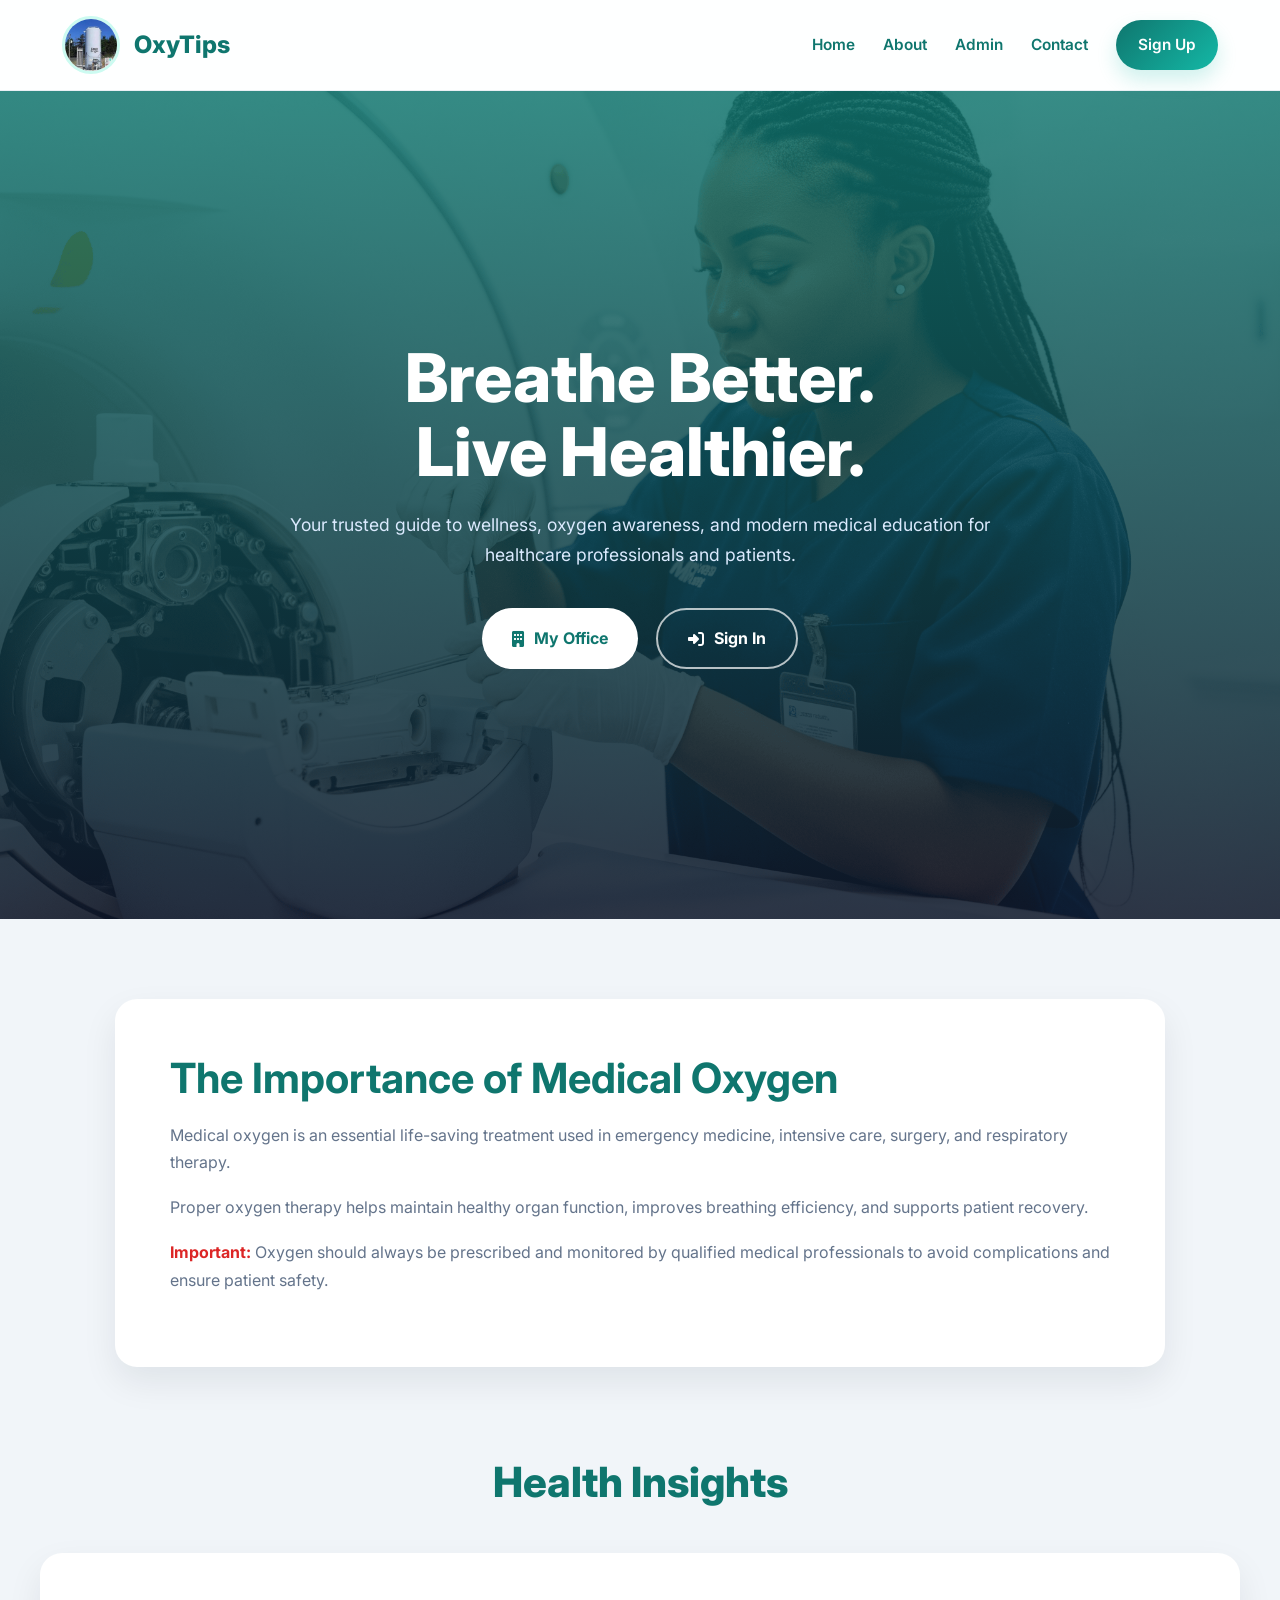
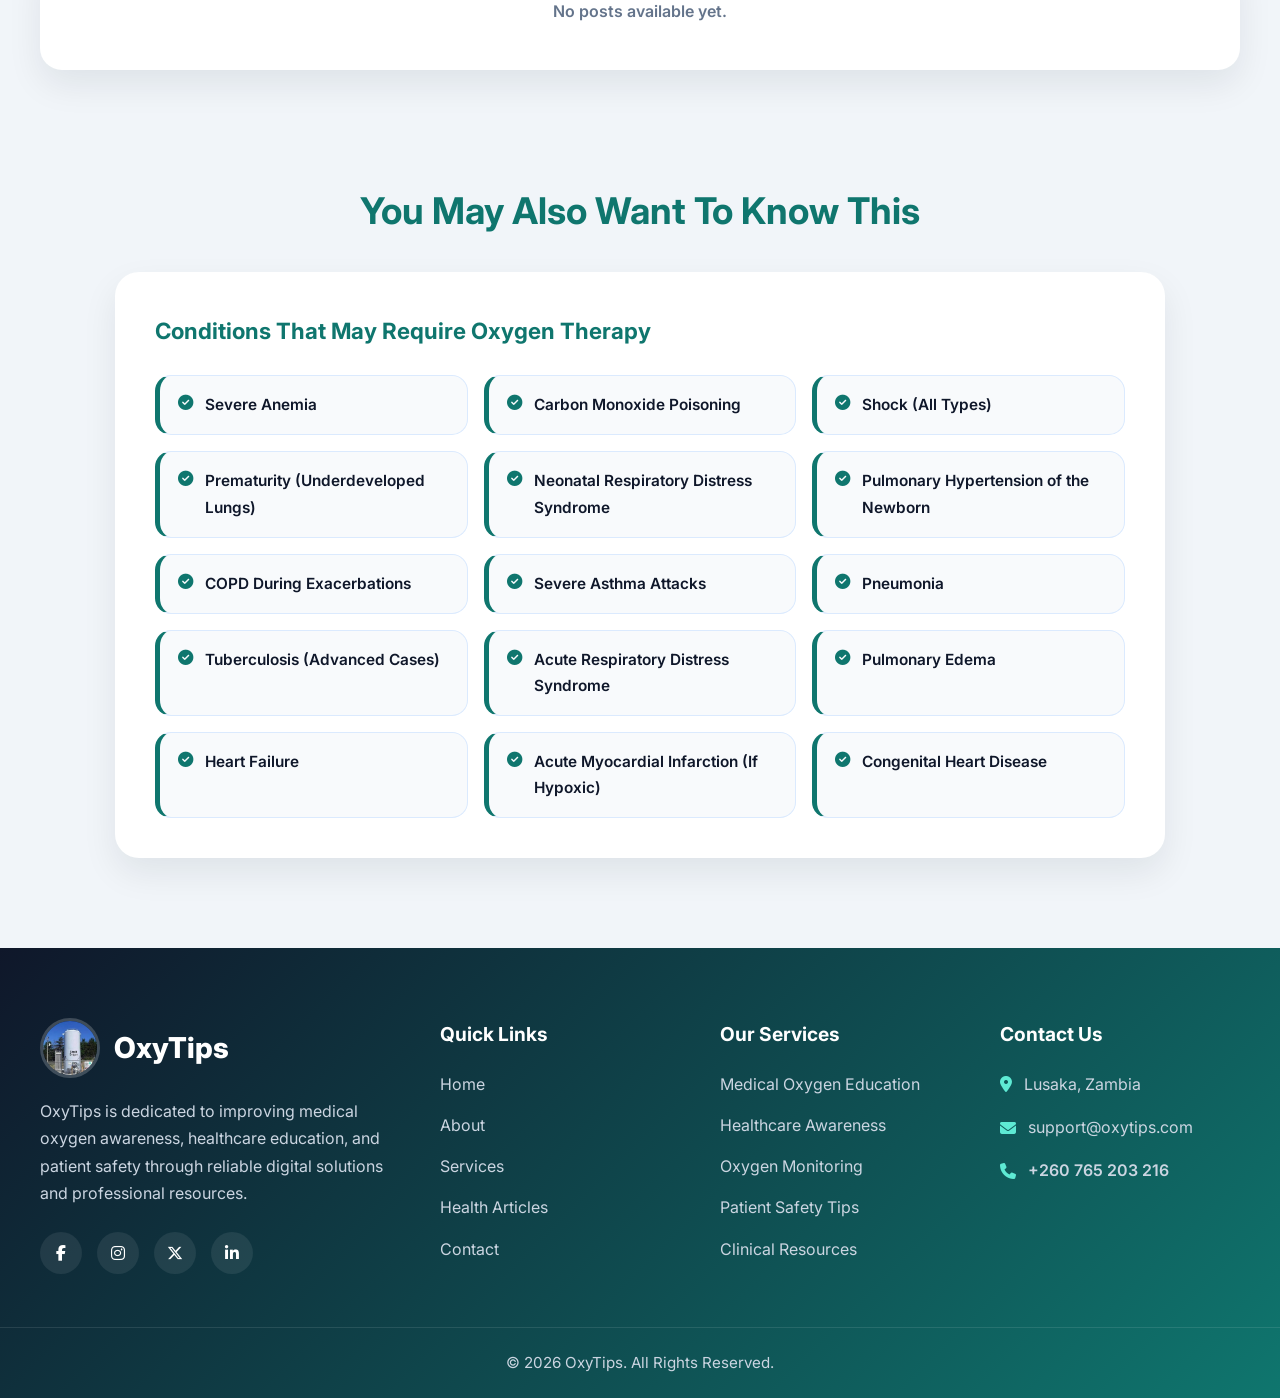
<file: index.html>
﻿
<!DOCTYPE html>
<html lang="en">
<head>
<meta charset="UTF-8">
<meta name="viewport" content="width=device-width, initial-scale=1.0">

<title>OxyTips | Medical Oxygen Awareness</title>

<link rel="preconnect" href="https://fonts.googleapis.com">
<link rel="preconnect" href="https://fonts.gstatic.com" crossorigin>

<link href="https://fonts.googleapis.com/css2?family=Inter:wght@400;500;600;700;800&display=swap" rel="stylesheet">

<link rel="stylesheet"
href="https://cdnjs.cloudflare.com/ajax/libs/font-awesome/6.5.1/css/all.min.css"/>

<link rel="stylesheet" href="CSS/index.css">
  <!-- 
  <link rel="stylesheet" href="CSS/index-hero.css">
<link rel="stylesheet" href="CSS/idex2.css">
  <link rel="stylesheet" href="CSS/indesk.css">
  -->



<style>


</style>

</head>

<body>

<header>

<nav>

<div class="logo">

<img src="images/liqox.png" alt="OxyTips Logo">

<div class="company-name">
OxyTips
</div>

</div>

<div class="nav-links" id="navLinks">

<a href="#">Home</a>
<a href="#">About</a>
<a href="admin-login.html">Admin</a>
<a href="#">Contact</a>

<a href="signup.html" class="signup-btn">
Sign Up
</a>

</div>

<div class="menu-toggle" id="menuToggle">

<span></span>
<span></span>
<span></span>

</div>

</nav>

</header>

<!-- HERO -->

<section class="hero">

<div class="hero-content">

<h1>
Breathe Better.<br>
Live Healthier.
</h1>

<p>
Your trusted guide to wellness, oxygen awareness,
and modern medical education for healthcare professionals and patients.
</p>

<div class="hero-buttons">

<a href="profile.html" class="btn-primary">
<i class="fa-solid fa-building"></i>
My Office
</a>

<a href="siip.html" class="btn-outline">
<i class="fa-solid fa-right-to-bracket"></i>
Sign In
</a>

</div>

</div>

</section>

<!-- INFO -->

<section class="other-articles">

<h1>
The Importance of Medical Oxygen
</h1>

<p>
Medical oxygen is an essential life-saving treatment used in emergency medicine, intensive care, surgery, and respiratory therapy.
</p>

<p>
Proper oxygen therapy helps maintain healthy organ function, improves breathing efficiency, and supports patient recovery.
</p>

<p>
<span>Important:</span>
Oxygen should always be prescribed and monitored by qualified medical professionals to avoid complications and ensure patient safety.
</p>

</section>

<!-- POSTS -->

<h2 class="section-title">
Health Insights
</h2>

<section class="card">

<div class="posts-grid" id="postsContainer">

<div class="post-card">

<img src="images/body.png" class="post-image" alt="Oxygen Therapy">

<div class="post-content">

<div class="post-badge">
Healthcare
</div>

<h3>Safe Oxygen Monitoring</h3>

<p class="post-text">
Monitoring oxygen levels correctly helps healthcare providers deliver safe and effective treatment.
</p>

<small>Updated Recently</small>

</div>

</div>

<div class="post-card">

<img src="images/body.png" class="post-image" alt="Respiratory Care">

<div class="post-content">

<div class="post-badge">
Respiratory Care
</div>

<h3>Understanding Respiratory Support</h3>

<p class="post-text">
Modern respiratory care combines oxygen therapy, patient monitoring, and preventive healthcare education.
</p>

<small>Professional Medical Insight</small>

</div>

</div>

</div>

</section>

<!-- GENERAL INFO -->

<div class="general-info">

<h2>
You May Also Want To Know This
</h2>

<div class="general-info-content">

<div class="general-content">

<h3>
Conditions That May Require Oxygen Therapy
</h3>

</div>

<ul>

<li>
<i class="fa-solid fa-check-circle"></i>
Severe Anemia
</li>

<li>
<i class="fa-solid fa-check-circle"></i>
Carbon Monoxide Poisoning
</li>

<li>
<i class="fa-solid fa-check-circle"></i>
Shock (All Types)
</li>

<li>
<i class="fa-solid fa-check-circle"></i>
Prematurity (Underdeveloped Lungs)
</li>

<li>
<i class="fa-solid fa-check-circle"></i>
Neonatal Respiratory Distress Syndrome
</li>

<li>
<i class="fa-solid fa-check-circle"></i>
Pulmonary Hypertension of the Newborn
</li>

<li>
<i class="fa-solid fa-check-circle"></i>
COPD During Exacerbations
</li>

<li>
<i class="fa-solid fa-check-circle"></i>
Severe Asthma Attacks
</li>

<li>
<i class="fa-solid fa-check-circle"></i>
Pneumonia
</li>

<li>
<i class="fa-solid fa-check-circle"></i>
Tuberculosis (Advanced Cases)
</li>

<li>
<i class="fa-solid fa-check-circle"></i>
Acute Respiratory Distress Syndrome
</li>

<li>
<i class="fa-solid fa-check-circle"></i>
Pulmonary Edema
</li>

<li>
<i class="fa-solid fa-check-circle"></i>
Heart Failure
</li>

<li>
<i class="fa-solid fa-check-circle"></i>
Acute Myocardial Infarction (If Hypoxic)
</li>

<li>
<i class="fa-solid fa-check-circle"></i>
Congenital Heart Disease
</li>

</ul>

</div>

</div>

<!-- FOOTER -->

<footer class="footer">

<div class="footer-container">

<div class="footer-brand">

<div class="footer-logo">

<img src="images/liqox.png" alt="OxyTips Logo">

<h2>OxyTips</h2>

</div>

<p>
OxyTips is dedicated to improving medical oxygen awareness,
healthcare education, and patient safety through reliable
digital solutions and professional resources.
</p>

<div class="footer-socials">

<a href="#">
<i class="fa-brands fa-facebook-f"></i>
</a>

<a href="#">
<i class="fa-brands fa-instagram"></i>
</a>

<a href="#">
<i class="fa-brands fa-x-twitter"></i>
</a>

<a href="#">
<i class="fa-brands fa-linkedin-in"></i>
</a>

</div>

</div>

<div class="footer-links">

<h3>Quick Links</h3>

<a href="#">Home</a>
<a href="#">About</a>
<a href="#">Services</a>
<a href="#">Health Articles</a>
<a href="#">Contact</a>

</div>

<div class="footer-links">

<h3>Our Services</h3>

<a href="#">Medical Oxygen Education</a>
<a href="#">Healthcare Awareness</a>
<a href="#">Oxygen Monitoring</a>
<a href="#">Patient Safety Tips</a>
<a href="#">Clinical Resources</a>

</div>

<div class="footer-contact">

<h3>Contact Us</h3>

<p>
<i class="fa-solid fa-location-dot"></i>
<span>Lusaka, Zambia</span>
</p>

<p>
<i class="fa-solid fa-envelope"></i>
<span>support@oxytips.com</span>
</p>

<p>
<i class="fa-solid fa-phone"></i>
<span class="footer-phone">+260 765 203 216</span>
</p>

</div>

</div>

<div class="footer-bottom">

<p>
© <span id="year"></span>
OxyTips. All Rights Reserved.
</p>

</div>

</footer>

<script src="JS/index.js"></script>
</body>
</html>
</file>
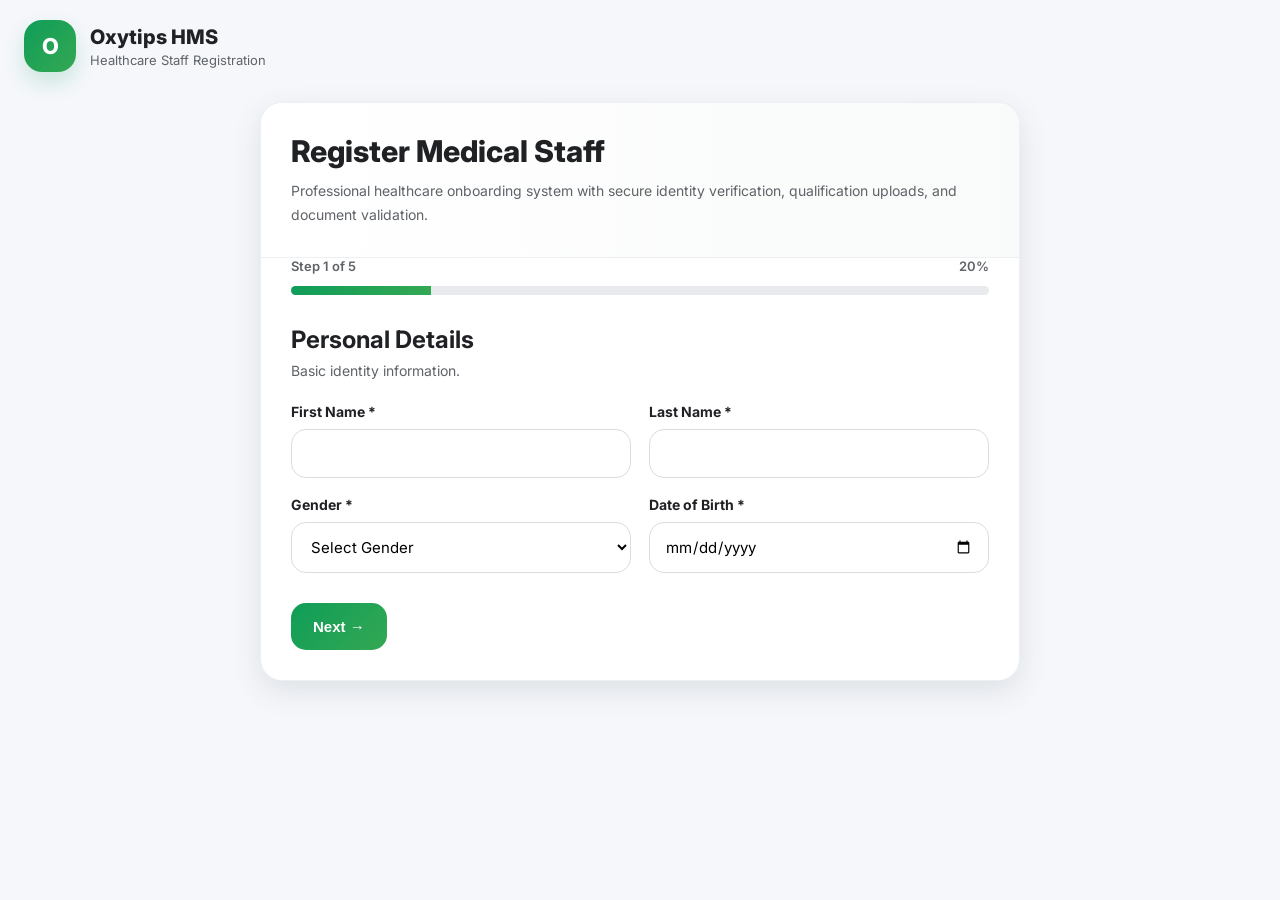
<file: add-staff.html>
﻿<!DOCTYPE html>
<html lang="en">
<head>
<meta charset="UTF-8" />
<meta name="viewport" content="width=device-width, initial-scale=1.0"/>

<title>Oxytips • Staff Registration</title>

<link rel="preconnect" href="https://fonts.googleapis.com">
<link rel="preconnect" href="https://fonts.gstatic.com" crossorigin>

<link href="https://fonts.googleapis.com/css2?family=Inter:wght@400;500;600;700;800&display=swap" rel="stylesheet">
<link rel="stylesheet" href="CSS/add-staff.css">
</head>
<body>

<div class="topbar">

  <div class="brand">

    <div class="logo">O</div>

    <div>
      <h2>Oxytips HMS</h2>
      <p>Healthcare Staff Registration</p>
    </div>

  </div>

</div>

<div class="wrapper">

<div class="card">

  <!-- TOP -->
  <div class="card-top">

    <h1>Register Medical Staff</h1>

    <p>
      Professional healthcare onboarding system with secure identity verification,
      qualification uploads, and document validation.
    </p>

  </div>

  <!-- PROGRESS -->
  <div class="progress-wrap">

    <div class="progress-top">
      <span id="stepText">Step 1 of 5</span>
      <span id="percent">20%</span>
    </div>

    <div class="progress">
      <div class="progress-bar" id="progressBar"></div>
    </div>

  </div>

  <!-- FORM -->
  <div class="form-area">

    <form id="staffForm">

      <!-- STEP 1 -->
      <div class="step active">

        <div class="step-title">
          <h3>Personal Details</h3>
          <p>Basic identity information.</p>
        </div>

        <div class="grid">

          <div class="group">
            <label>First Name *</label>
            <input type="text" id="firstName" required>
            <small class="error">Required field</small>
          </div>

          <div class="group">
            <label>Last Name *</label>
            <input type="text" id="lastName" required>
            <small class="error">Required field</small>
          </div>

          <div class="group">
            <label>Gender *</label>
            <select id="gender" required>
              <option value="">Select Gender</option>
              <option>Male</option>
              <option>Female</option>
            </select>
            <small class="error">Select gender</small>
          </div>

          <div class="group">
            <label>Date of Birth *</label>
            <input type="date" id="dob" required>
            <small class="error">Required field</small>
          </div>

        </div>

      </div>

      <!-- STEP 2 -->
      <div class="step">

        <div class="step-title">
          <h3>Professional Information</h3>
          <p>Medical licensing and employment information.</p>
        </div>

        <div class="grid">

          <div class="group">
            <label>Profession *</label>
            <select id="profession" required>
              <option value="">Select Profession</option>
              <option>Doctor</option>
              <option>Nurse</option>
              <option>Biomedical Engineer</option>
              <option>Pharmacist</option>
            </select>
            <small class="error">Required field</small>
          </div>

          <div class="group">
            <label>License Number *</label>
            <input type="text" id="licenseNumber" required>
            <small class="error">Required field</small>
          </div>

          <div class="group">
            <label>Department *</label>
            <select id="department" required>
              <option value="">Select Department</option>
              <option>Emergency</option>
              <option>ICU</option>
              <option>Pediatrics</option>
            </select>
            <small class="error">Required field</small>
          </div>

          <div class="group">
            <label>Employment Type *</label>
            <select id="employmentType" required>
              <option value="">Select Type</option>
              <option>Full Time</option>
              <option>Part Time</option>
              <option>Contract</option>
            </select>
            <small class="error">Required field</small>
          </div>

        </div>

      </div>

      <!-- STEP 3 -->
      <div class="step">

        <div class="step-title">
          <h3>Contact Information</h3>
          <p>Communication and emergency contact details.</p>
        </div>

        <div class="grid">

          <div class="group">
            <label>Phone Number *</label>
            <input type="tel" id="phone" required>
            <small class="error">Required field</small>
          </div>

          <div class="group">
            <label>Email Address *</label>
            <input type="email" id="email" required>
            <small class="error">Enter valid email</small>
          </div>

          <div class="group">
            <label>Emergency Contact Name *</label>
            <input type="text" id="emergencyName" required>
            <small class="error">Required field</small>
          </div>

          <div class="group">
            <label>Emergency Contact Phone *</label>
            <input type="tel" id="emergencyPhone" required>
            <small class="error">Required field</small>
          </div>

        </div>

      </div>

      <!-- STEP 4 -->
      <div class="step">

        <div class="step-title">
          <h3>Identity Documents</h3>
          <p>Upload required identification copies.</p>
        </div>

        <div class="grid">

          <div class="group">

            <label>NRC Front Copy *</label>

            <div class="file-box">
              <p>Upload Front Side of NRC</p>
              <input type="file" id="nrcFront" accept="image/*,.pdf" required>
              <div class="file-name" id="frontFileName"></div>
            </div>

            <small class="error">Upload document</small>

          </div>

          <div class="group">

            <label>NRC Back Copy *</label>

            <div class="file-box">
              <p>Upload Back Side of NRC</p>
              <input type="file" id="nrcBack" accept="image/*,.pdf" required>
              <div class="file-name" id="backFileName"></div>
            </div>

            <small class="error">Upload document</small>

          </div>

          <div class="group full">

            <label>Academic Qualification Certificates *</label>

            <div class="file-box">
              <p>
                Upload Degree, Diploma, License, or Academic Certificates
              </p>

              <input type="file" id="certificates" multiple accept=".pdf,image/*" required>

              <div class="file-name" id="certificateFileName"></div>

            </div>

            <small class="error">Upload qualification documents</small>

          </div>

        </div>

      </div>

      <!-- STEP 5 -->
      <div class="step">

        <div class="step-title">
          <h3>System Access</h3>
          <p>Create secure login credentials.</p>
        </div>

        <div class="grid">

          <div class="group">
            <label>Username *</label>
            <input type="text" id="username" required>
            <small class="error">Required field</small>
          </div>

          <div class="group">
            <label>Role *</label>
            <select id="role" required>
              <option value="">Select Role</option>
              <option>Administrator</option>
              <option>Supervisor</option>
              <option>Medical Staff</option>
            </select>
            <small class="error">Required field</small>
          </div>

          <div class="group">
            <label>Password *</label>
            <input type="password" id="password" minlength="6" required>
            <small class="error">Minimum 6 characters</small>
          </div>

          <div class="group">
            <label>Confirm Password *</label>
            <input type="password" id="confirmPassword" required>
            <small class="error">Passwords do not match</small>
          </div>

        </div>

      </div>

      <!-- NAV -->
      <div class="nav">

        <button type="button" class="btn prev" id="prevBtn">
          ← Previous
        </button>

        <button type="button" class="btn next" id="nextBtn">
          Next →
        </button>

      </div>

    </form>

    <!-- SUCCESS -->

    <div class="success" id="successBox">

      <div class="success-icon">✓</div>

      <h2>Registration Successful</h2>

      <p>
        Staff information and supporting documents have been securely submitted
        into the Oxytips Healthcare Management System.
      </p>

      <div class="storage-info">
        Staff record successfully saved to Local Storage.
      </div>

    </div>

  </div>

</div>

</div>

<script src="JS/staffRegistration.js">


</script>

</body>
</html>
</file>
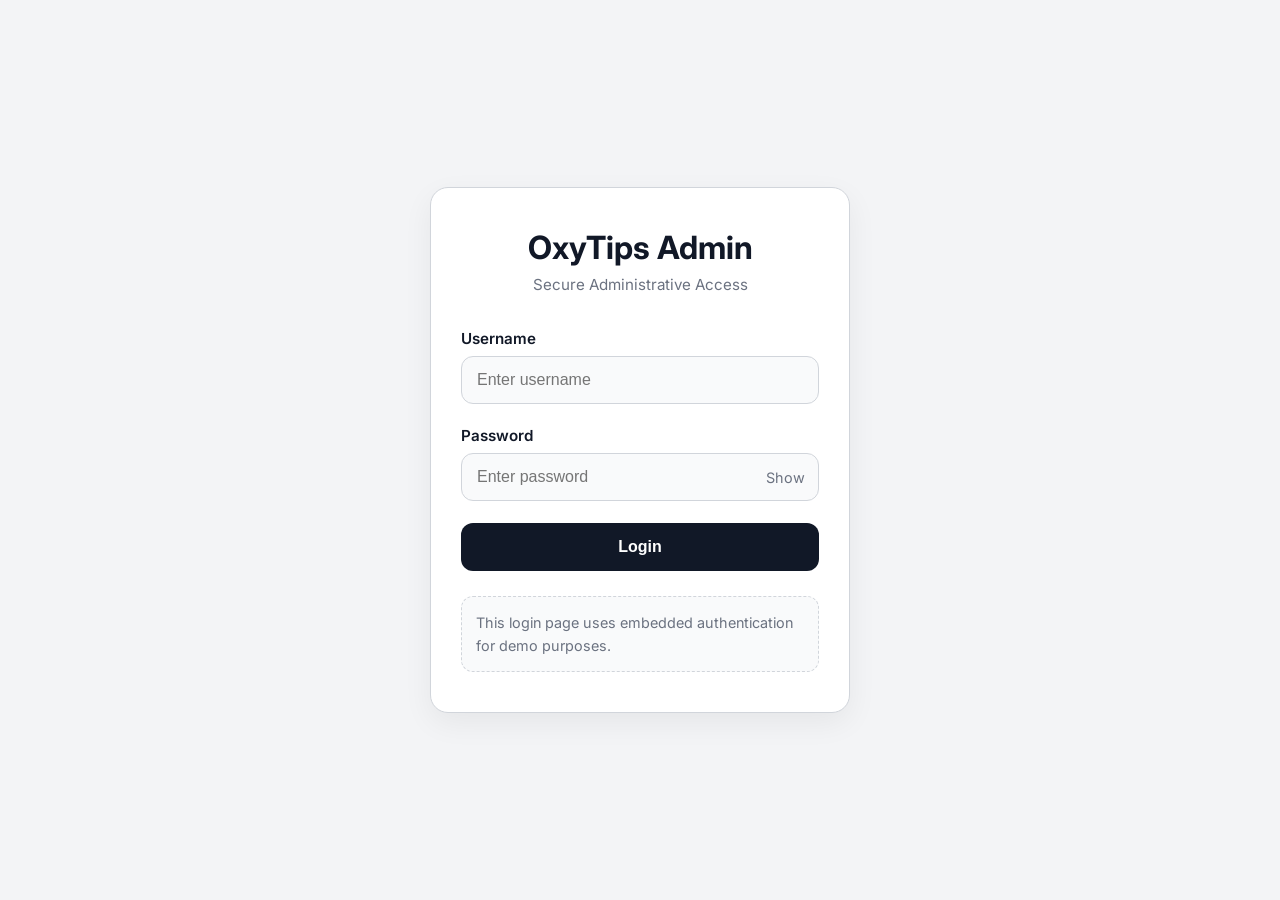
<file: admin-login.html>
<!DOCTYPE html>
<html lang="en">
<head>
<meta charset="UTF-8" />
<meta name="viewport" content="width=device-width, initial-scale=1.0" />
<title>OxyTips Admin Login</title>

<link rel="preconnect" href="https://fonts.googleapis.com">
<link rel="preconnect" href="https://fonts.gstatic.com" crossorigin>
<link href="https://fonts.googleapis.com/css2?family=Inter:wght@400;500;600;700&display=swap" rel="stylesheet">
<link rel="stylesheet" href="CSS/admin-login.css">

<style>

</style>
</head>
<body>

<div class="login-container">

  <div class="logo-area">
    <h1>OxyTips Admin</h1>
    <p>Secure Administrative Access</p>
  </div>

  <form id="loginForm">

    <div class="form-group">
      <label for="username">Username</label>
      <input
        type="text"
        id="username"
        placeholder="Enter username"
        autocomplete="off"
        required
      />
    </div>

    <div class="form-group">
      <label for="password">Password</label>

      <div class="password-wrapper">

        <input
          type="password"
          id="password"
          placeholder="Enter password"
          required
        />

        <span class="toggle-password" id="togglePassword">
          Show
        </span>

      </div>

    </div>

    <button type="submit" class="login-btn">
      Login
    </button>

    <div class="message" id="message"></div>

  </form>

  <div class="info-box">
    <p>
      This login page uses embedded authentication for demo purposes.
    </p>
  </div>

</div>

<script src="JS/admin-login.js">


</script>

</body>
</html>
</file>
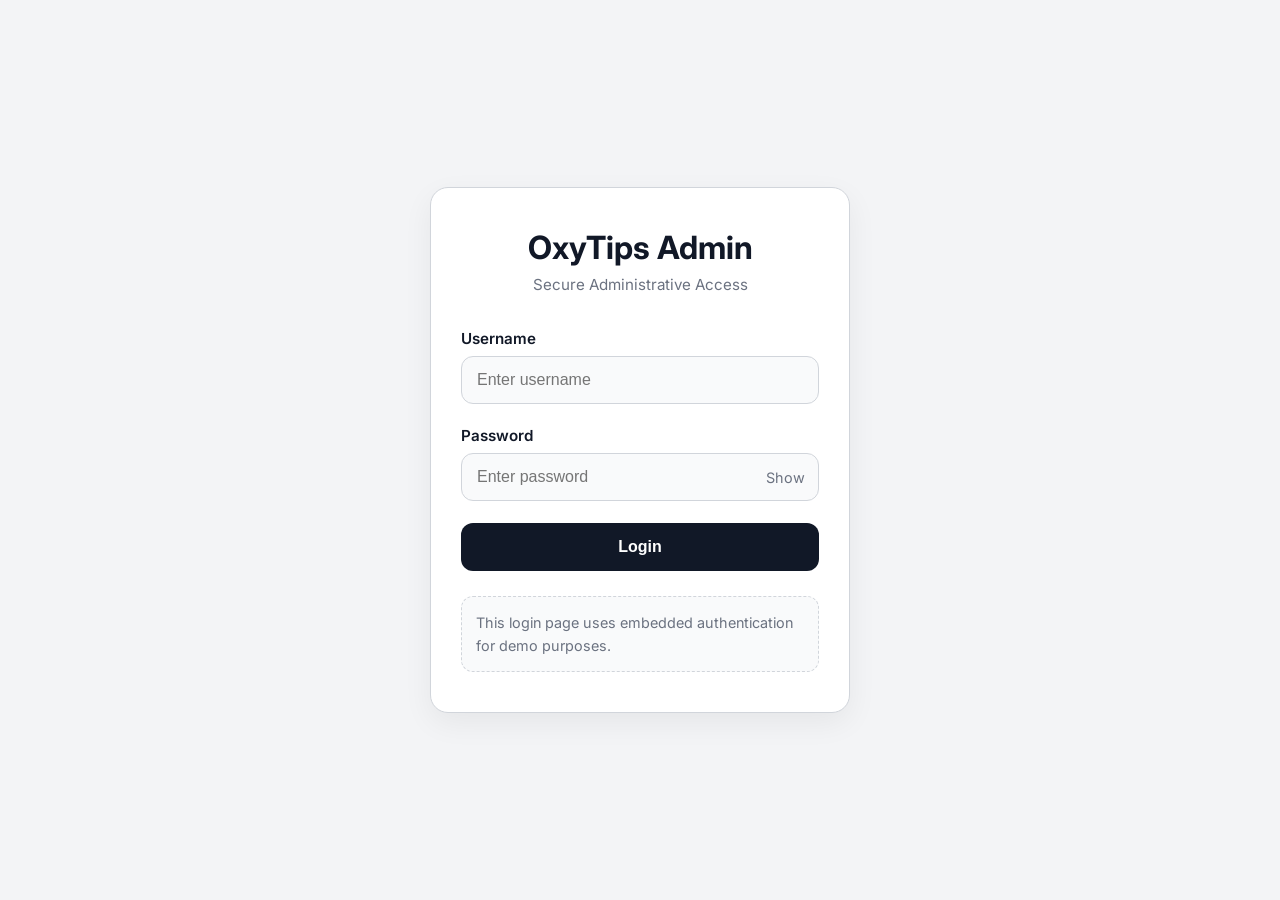
<file: adminDboard.html>
<!DOCTYPE html>
<html lang="en">
<head>
<meta charset="UTF-8" />
<meta name="viewport" content="width=device-width, initial-scale=1.0" />
<title>OxyTips Admin Dashboard</title>

<link rel="preconnect" href="https://fonts.googleapis.com">
<link rel="preconnect" href="https://fonts.gstatic.com" crossorigin>
<link href="https://fonts.googleapis.com/css2?family=Inter:wght@400;500;600;700;800&display=swap" rel="stylesheet">

<link rel="stylesheet"
href="https://cdnjs.cloudflare.com/ajax/libs/font-awesome/6.5.1/css/all.min.css"/>
<link rel="stylesheet" href="CSS/admin-dashboard.css">

<style>



</style>
</head>
<body>

<div class="dashboard-layout">

  <!-- SIDEBAR -->

  <aside class="sidebar" id="sidebar">

    <div class="logo-area">
      <h1>OxyTips</h1>
      <p>Administrative Dashboard</p>
    </div>

    <div class="sidebar-links">

      <a href="index.html" class="active">
        <i class="fa-solid fa-home"></i>
      Home
      </a>

      <a href="add-staff.html">
        <i class="fa-solid fa-user-plus"></i>
        Add Staff
      </a>

      <a href="Users_admin_panel.html">
        <i class="fa-solid fa-users-gear"></i>
        Manager Users
      </a>

      <a href="postdel.html">
        <i class="fa-solid fa-newspaper"></i>
        Manage Posts
      </a>

      <a href="staff_record.html">
        <i class="fa-solid fa-folder-open"></i>
        Staff Records
      </a>

      <a href="trackerrec.html">
        <i class="fa-solid fa-boxes-stacked"></i>
        Inventory
      </a>

      <a href="settings.html">
        <i class="fa-solid fa-gear"></i>
        Settings
      </a>

    </div>

    <button class="logout-btn" id="logoutBtn">
      Logout
    </button>

  </aside>

  <!-- MAIN -->

  <main class="main-content">

    <div class="topbar">

      <div>
        <button class="mobile-menu-btn" id="mobileMenuBtn">
          <i class="fa-solid fa-bars"></i>
        </button>

        <h2>
          Welcome Back, Admin
        </h2>
      </div>

      <div class="admin-badge">
        Administrator Access
      </div>

    </div>

    <!-- STATS -->

    <section class="stats-grid">

      <div class="stat-card">
        <i class="fa-solid fa-users"></i>
        <h3>128</h3>
        <p>Total Staff Members</p>
      </div>

      <div class="stat-card">
        <i class="fa-solid fa-user-shield"></i>
        <h3>12</h3>
        <p>Manager Users</p>
      </div>

      <div class="stat-card">
        <i class="fa-solid fa-newspaper"></i>
        <h3>46</h3>
        <p>Published Posts</p>
      </div>

      <div class="stat-card">
        <i class="fa-solid fa-hospital"></i>
        <h3>9</h3>
        <p>Departments</p>
      </div>

    </section>

    <!-- QUICK ACTIONS -->

    <h3 class="section-title">
      Quick Actions
    </h3>

    <section class="actions-grid">

      <div class="action-card">

        <div class="action-icon">
          <i class="fa-solid fa-user-plus"></i>
        </div>

        <h3>Add Staff</h3>

        <p>
          Register new healthcare staff members, manage personnel records, and maintain employee information.
        </p>

        <a href="add-staff.html" class="action-btn">
          Open Module
          <i class="fa-solid fa-arrow-right"></i>
        </a>

      </div>

      <div class="action-card">

        <div class="action-icon">
          <i class="fa-solid fa-users-gear"></i>
        </div>

        <h3>Manager Users</h3>

        <p>
          Control user permissions, create manager accounts, and manage administrative access securely.
        </p>

        <a href="Users_admin_panel.html" class="action-btn">
          Open Module
          <i class="fa-solid fa-arrow-right"></i>
        </a>

      </div>

      <div class="action-card">

        <div class="action-icon">
          <i class="fa-solid fa-newspaper"></i>
        </div>

        <h3>Manage Posts</h3>

        <p>
          Publish healthcare awareness articles, update educational resources, and manage platform content.
        </p>

        <a href="postdel.html" class="action-btn">
          Open Module
          <i class="fa-solid fa-arrow-right"></i>
        </a>

      </div>

    </section>

    <!-- ACTIVITY -->

    <section class="activity-section">

      <h3 class="section-title">
        Recent Activity
      </h3>

      <div class="activity-box">

        <div class="activity-item">

          <div class="activity-icon">
            <i class="fa-solid fa-user-plus"></i>
          </div>

          <div class="activity-text">
            <h4>New Staff Added</h4>
            <p>A healthcare staff member was successfully registered into the system.</p>
          </div>

        </div>

        <div class="activity-item">

          <div class="activity-icon">
            <i class="fa-solid fa-pen"></i>
          </div>

          <div class="activity-text">
            <h4>Post Updated</h4>
            <p>A medical oxygen awareness article was recently updated.</p>
          </div>

        </div>

        <div class="activity-item">

          <div class="activity-icon">
            <i class="fa-solid fa-shield"></i>
          </div>

          <div class="activity-text">
            <h4>Access Granted</h4>
            <p>Administrative privileges were assigned to a manager account.</p>
          </div>

        </div>

      </div>

    </section>

  </main>

</div>

<script src="JS/admin-dashbod.js">



</script>

</body>
</html>
</file>
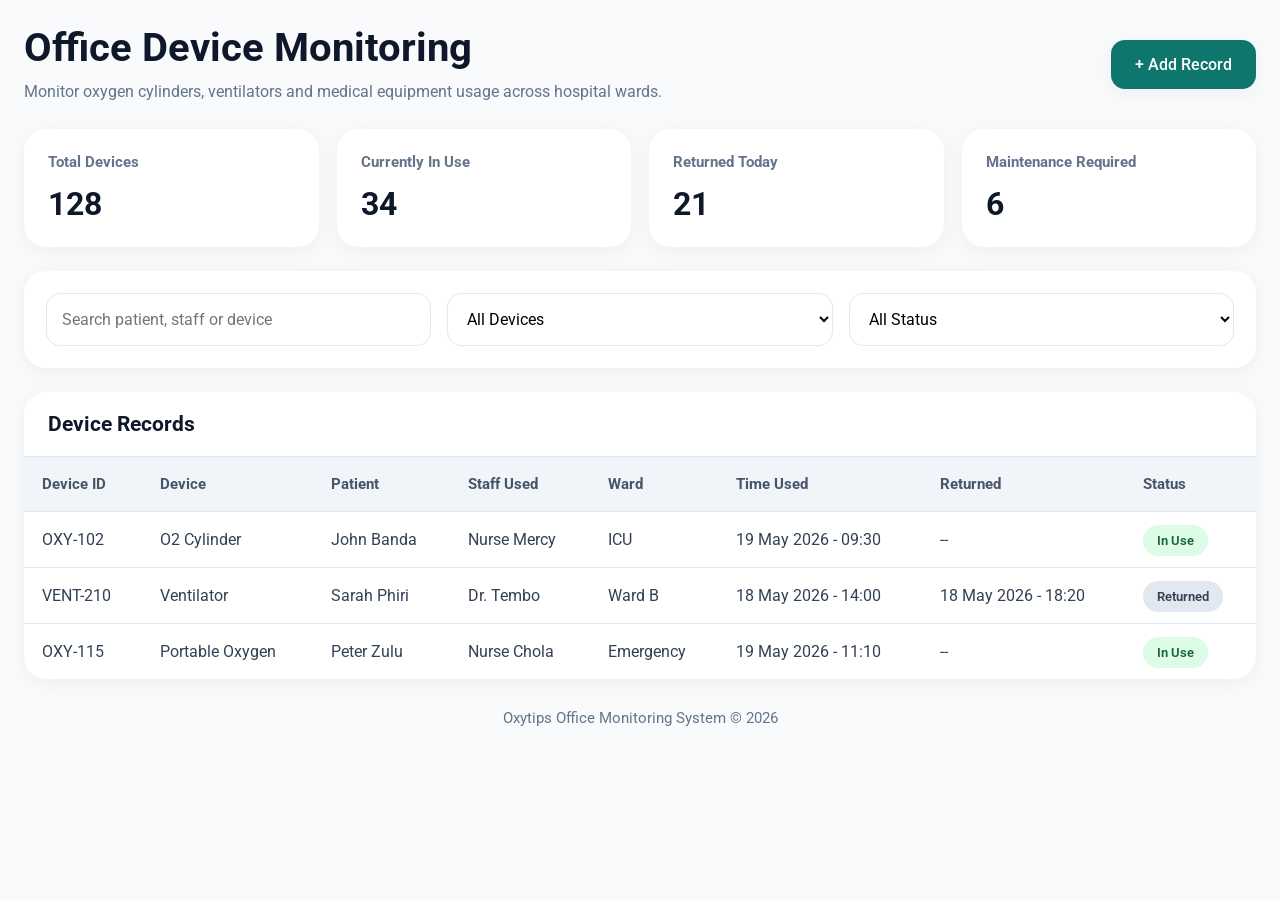
<file: office.html>
﻿<!DOCTYPE html>
<html lang="en">
<head>
<meta charset="UTF-8">
<meta name="viewport" content="width=device-width, initial-scale=1.0">
<title>Oxytips Office Monitoring</title>

<link rel="preconnect" href="https://fonts.googleapis.com">
<link rel="preconnect" href="https://fonts.gstatic.com" crossorigin>
<link href="https://fonts.googleapis.com/css2?family=Roboto:wght@300;400;500;700&display=swap" rel="stylesheet">

<style>

:root{
    --primary:#0f766e;
    --primary-dark:#115e59;
    --secondary:#14b8a6;
    --light:#f8fafc;
    --white:#ffffff;
    --border:#e2e8f0;
    --text:#0f172a;
    --muted:#64748b;
    --shadow:0 4px 20px rgba(0,0,0,0.05);
}

*{
    margin:0;
    padding:0;
    box-sizing:border-box;
    font-family:'Roboto',sans-serif;
}

body{
    background:var(--light);
    color:var(--text);
}

.container{
    max-width:1500px;
    margin:auto;
    padding:24px;
}

.header{
    display:flex;
    justify-content:space-between;
    align-items:center;
    gap:20px;
    margin-bottom:24px;
    flex-wrap:wrap;
}

.logo-section h1{
    font-size:2.5rem;
    margin-bottom:8px;
}

.logo-section p{
    color:var(--muted);
    line-height:1.6;
}

.add-btn{
    background:var(--primary);
    color:white;
    border:none;
    padding:15px 24px;
    border-radius:14px;
    cursor:pointer;
    font-size:1rem;
    font-weight:500;
    transition:.3s;
    box-shadow:var(--shadow);
}

.add-btn:hover{
    background:var(--primary-dark);
    transform:translateY(-2px);
}

.stats{
    display:grid;
    grid-template-columns:repeat(auto-fit,minmax(220px,1fr));
    gap:18px;
    margin-bottom:24px;
}

.card{
    background:var(--white);
    border-radius:22px;
    padding:24px;
    box-shadow:var(--shadow);
}

.card h3{
    color:var(--muted);
    margin-bottom:14px;
    font-size:.95rem;
}

.card h2{
    font-size:2rem;
}

.filters{
    background:var(--white);
    border-radius:22px;
    padding:22px;
    box-shadow:var(--shadow);
    margin-bottom:24px;
}

.filter-grid{
    display:grid;
    grid-template-columns:repeat(auto-fit,minmax(250px,1fr));
    gap:16px;
}

.filter-grid input,
.filter-grid select{
    width:100%;
    padding:15px;
    border:1px solid var(--border);
    border-radius:14px;
    outline:none;
    font-size:1rem;
    background:white;
}

.filter-grid input:focus,
.filter-grid select:focus{
    border-color:var(--secondary);
}

.table-container{
    background:white;
    border-radius:22px;
    overflow:hidden;
    box-shadow:var(--shadow);
}

.table-top{
    padding:20px 24px;
    border-bottom:1px solid var(--border);
}

.table-top h2{
    font-size:1.3rem;
}

.table-wrapper{
    overflow-x:auto;
}

table{
    width:100%;
    border-collapse:collapse;
    min-width:1100px;
}

thead{
    background:#f1f5f9;
}

th{
    padding:18px;
    text-align:left;
    color:#475569;
    font-size:.92rem;
}

td{
    padding:18px;
    border-top:1px solid var(--border);
    color:#334155;
}

tr:hover{
    background:#f8fafc;
}

.status{
    padding:8px 14px;
    border-radius:30px;
    font-size:.82rem;
    font-weight:600;
}

.inuse{
    background:#dcfce7;
    color:#166534;
}

.returned{
    background:#e2e8f0;
    color:#334155;
}

.maintenance{
    background:#fef3c7;
    color:#92400e;
}

.footer{
    margin-top:30px;
    text-align:center;
    color:var(--muted);
    font-size:.95rem;
}

/* Modal */

.modal{
    position:fixed;
    inset:0;
    background:rgba(15,23,42,.6);
    display:none;
    justify-content:center;
    align-items:center;
    padding:20px;
    z-index:1000;
}

.modal.active{
    display:flex;
}

.modal-content{
    width:100%;
    max-width:700px;
    background:white;
    border-radius:24px;
    padding:28px;
    max-height:90vh;
    overflow-y:auto;
}

.modal-header{
    display:flex;
    justify-content:space-between;
    align-items:center;
    margin-bottom:24px;
}

.modal-header h2{
    font-size:1.7rem;
}

.close-btn{
    background:#e2e8f0;
    width:42px;
    height:42px;
    border:none;
    border-radius:50%;
    cursor:pointer;
    font-size:1.2rem;
}

.form-grid{
    display:grid;
    grid-template-columns:repeat(2,1fr);
    gap:18px;
}

.form-group{
    display:flex;
    flex-direction:column;
    gap:8px;
}

.form-group.full{
    grid-column:1/-1;
}

.form-group label{
    font-weight:500;
    color:#334155;
}

.form-group input,
.form-group select,
.form-group textarea{
    padding:14px;
    border:1px solid var(--border);
    border-radius:14px;
    outline:none;
    resize:none;
}

.form-group input:focus,
.form-group select:focus,
.form-group textarea:focus{
    border-color:var(--secondary);
}

.submit-btn{
    width:100%;
    margin-top:20px;
    background:var(--primary);
    color:white;
    border:none;
    padding:16px;
    border-radius:14px;
    font-size:1rem;
    cursor:pointer;
    font-weight:500;
}

.submit-btn:hover{
    background:var(--primary-dark);
}

/* Mobile */

@media(max-width:768px){

    .container{
        padding:16px;
    }

    .header{
        align-items:flex-start;
    }

    .logo-section h1{
        font-size:2rem;
        line-height:1.2;
    }

    .logo-section p{
        font-size:.95rem;
    }

    .add-btn{
        width:100%;
        padding:16px;
    }

    .card{
        padding:20px;
    }

    .card h2{
        font-size:1.8rem;
    }

    .filters{
        padding:18px;
    }

    .table-top{
        padding:18px;
    }

    th,
    td{
        padding:14px;
        font-size:.9rem;
    }

    .modal-content{
        padding:22px;
        border-radius:22px;
    }

    .form-grid{
        grid-template-columns:1fr;
    }

}

@media(max-width:480px){

    .logo-section h1{
        font-size:1.7rem;
    }

    .card h2{
        font-size:1.5rem;
    }

    .filter-grid{
        grid-template-columns:1fr;
    }

    .modal-header h2{
        font-size:1.4rem;
    }

}

</style>
</head>
<body>

<div class="container">

    <header class="header">

        <div class="logo-section">
            <h1>Office Device Monitoring</h1>
            <p>Monitor oxygen cylinders, ventilators and medical equipment usage across hospital wards.</p>
        </div>

        <button class="add-btn" id="openModalBtn">
            + Add Record
        </button>

    </header>


    <section class="stats">

        <div class="card">
            <h3>Total Devices</h3>
            <h2 id="totalDevices">128</h2>
        </div>

        <div class="card">
            <h3>Currently In Use</h3>
            <h2>34</h2>
        </div>

        <div class="card">
            <h3>Returned Today</h3>
            <h2>21</h2>
        </div>

        <div class="card">
            <h3>Maintenance Required</h3>
            <h2>6</h2>
        </div>

    </section>


    <section class="filters">

        <div class="filter-grid">

            <input type="text" id="searchInput" placeholder="Search patient, staff or device">

            <select id="deviceFilter">
                <option value="all">All Devices</option>
                <option value="O2 Cylinder">O2 Cylinder</option>
                <option value="Ventilator">Ventilator</option>
                <option value="Portable Oxygen">Portable Oxygen</option>
            </select>

            <select id="statusFilter">
                <option value="all">All Status</option>
                <option value="In Use">In Use</option>
                <option value="Returned">Returned</option>
                <option value="Maintenance">Maintenance</option>
            </select>

        </div>

    </section>


    <section class="table-container">

        <div class="table-top">
            <h2>Device Records</h2>
        </div>

        <div class="table-wrapper">

            <table>

                <thead>
                    <tr>
                        <th>Device ID</th>
                        <th>Device</th>
                        <th>Patient</th>
                        <th>Staff Used</th>
                        <th>Ward</th>
                        <th>Time Used</th>
                        <th>Returned</th>
                        <th>Status</th>
                    </tr>
                </thead>

                <tbody id="deviceTable"></tbody>

            </table>

        </div>

    </section>


    <footer class="footer">
        Oxytips Office Monitoring System © 2026
    </footer>

</div>


<!-- Modal -->

<div class="modal" id="recordModal">

    <div class="modal-content">

        <div class="modal-header">
            <h2>Add New Record</h2>
            <button class="close-btn" id="closeModalBtn">×</button>
        </div>


        <form id="recordForm">

            <div class="form-grid">

                <div class="form-group">
                    <label>Device ID</label>
                    <input type="text" id="deviceId" required>
                </div>

                <div class="form-group">
                    <label>Device Type</label>
                    <select id="deviceType" required>
                        <option value="">Select Device</option>
                        <option>O2 Cylinder</option>
                        <option>Ventilator</option>
                        <option>Portable Oxygen</option>
                    </select>
                </div>

                <div class="form-group">
                    <label>Patient Name</label>
                    <input type="text" id="patientName" required>
                </div>

                <div class="form-group">
                    <label>Staff Name</label>
                    <input type="text" id="staffName" readonly>
                </div>

                <div class="form-group">
                    <label>Ward</label>
                    <input type="text" id="wardName" required>
                </div>

                <div class="form-group">
                    <label>Status</label>
                    <select id="statusName" required>
                        <option>In Use</option>
                        <option>Returned</option>
                        <option>Maintenance</option>
                    </select>
                </div>

                <div class="form-group full">
                    <label>Additional Notes</label>
                    <textarea rows="4" placeholder="Optional notes..."></textarea>
                </div>

            </div>

            <button class="submit-btn" type="submit">
                Save Record
            </button>

        </form>

    </div>

</div>


<script src="office.js">



</script>

</body>
</html>
</file>
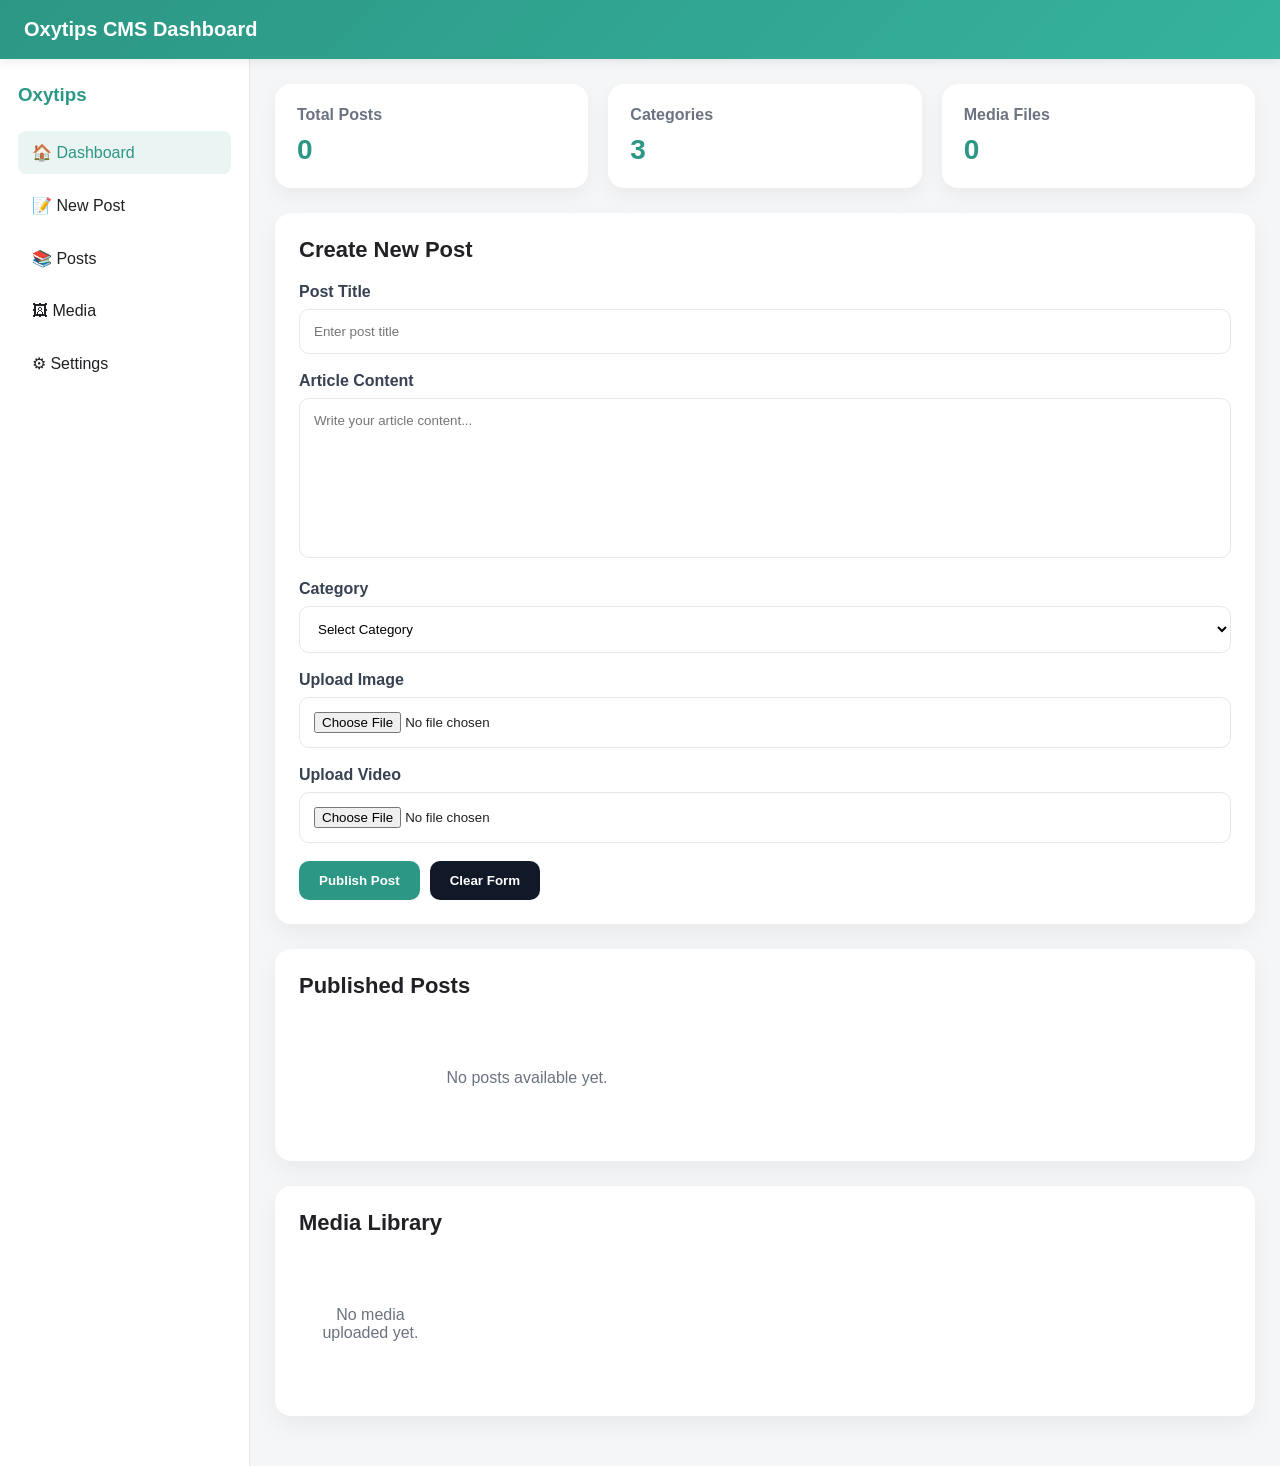
<file: postdel.html>
﻿<!DOCTYPE html>
<html lang="en">
<head>
<meta charset="UTF-8" />
<meta name="viewport" content="width=device-width, initial-scale=1.0" />
<title>Oxytips Admin Panel</title>
<link rel="stylesheet" href="CSS/postdel.css">

<style>

</style>
</head>

<body>

<header>
  Oxytips CMS Dashboard
</header>

<div class="dashboard">

  <!-- SIDEBAR -->
  <aside class="sidebar">
    <h3>Oxytips</h3>

    <a href="adminDboard.html" class="active">🏠 Dashboard</a>
    <a href="#create-post">📝 New Post</a>
    <a href="#posts-section">📚 Posts</a>
    <a href="#media-library">🖼 Media</a>
    <a href="#">⚙ Settings</a>
  </aside>

  <!-- MAIN -->
  <main class="main">

    <!-- STATS -->
    <div class="stats">

      <div class="stat-card">
        <h4>Total Posts</h4>
        <p id="postCount">0</p>
      </div>

      <div class="stat-card">
        <h4>Categories</h4>
        <p>3</p>
      </div>

      <div class="stat-card">
        <h4>Media Files</h4>
        <p id="mediaCount">0</p>
      </div>

    </div>

    <!-- CREATE POST -->
    <section class="card" id="create-post">

      <div class="section-title">
        <h2>Create New Post</h2>
      </div>

      <div class="input-group">
        <label>Post Title</label>
        <input type="text" id="title" placeholder="Enter post title">
      </div>

      <div class="input-group">
        <label>Article Content</label>
        <textarea id="content" placeholder="Write your article content..."></textarea>
      </div>

      <div class="input-group">
        <label>Category</label>
        <select id="category">
          <option value="">Select Category</option>
          <option>Health</option>
          <option>Oxygen Tips</option>
          <option>Medical News</option>
        </select>
      </div>

      <div class="input-group">
        <label>Upload Image</label>
        <input type="file" id="imageInput" accept="image/*">
      </div>

      <div class="input-group">
        <label>Upload Video</label>
        <input type="file" id="videoInput" accept="video/*">
      </div>

      <div class="btn-group">
        <button class="primary-btn" onclick="savePost()">
          Publish Post
        </button>

        <button class="secondary-btn" onclick="clearForm()">
          Clear Form
        </button>
      </div>

    </section>

    <!-- POSTS -->
    <section class="card" id="posts-section">

      <div class="section-title">
        <h2>Published Posts</h2>
      </div>

      <div id="postsContainer" class="posts-grid"></div>

    </section>

    <!-- MEDIA LIBRARY -->
    <section class="card" id="media-library">

      <div class="section-title">
        <h2>Media Library</h2>
      </div>

      <div class="media-grid" id="mediaGrid"></div>

    </section>

  </main>

</div>

<script src="JS/postdel.js">

</script>

</body>
</html>
</file>
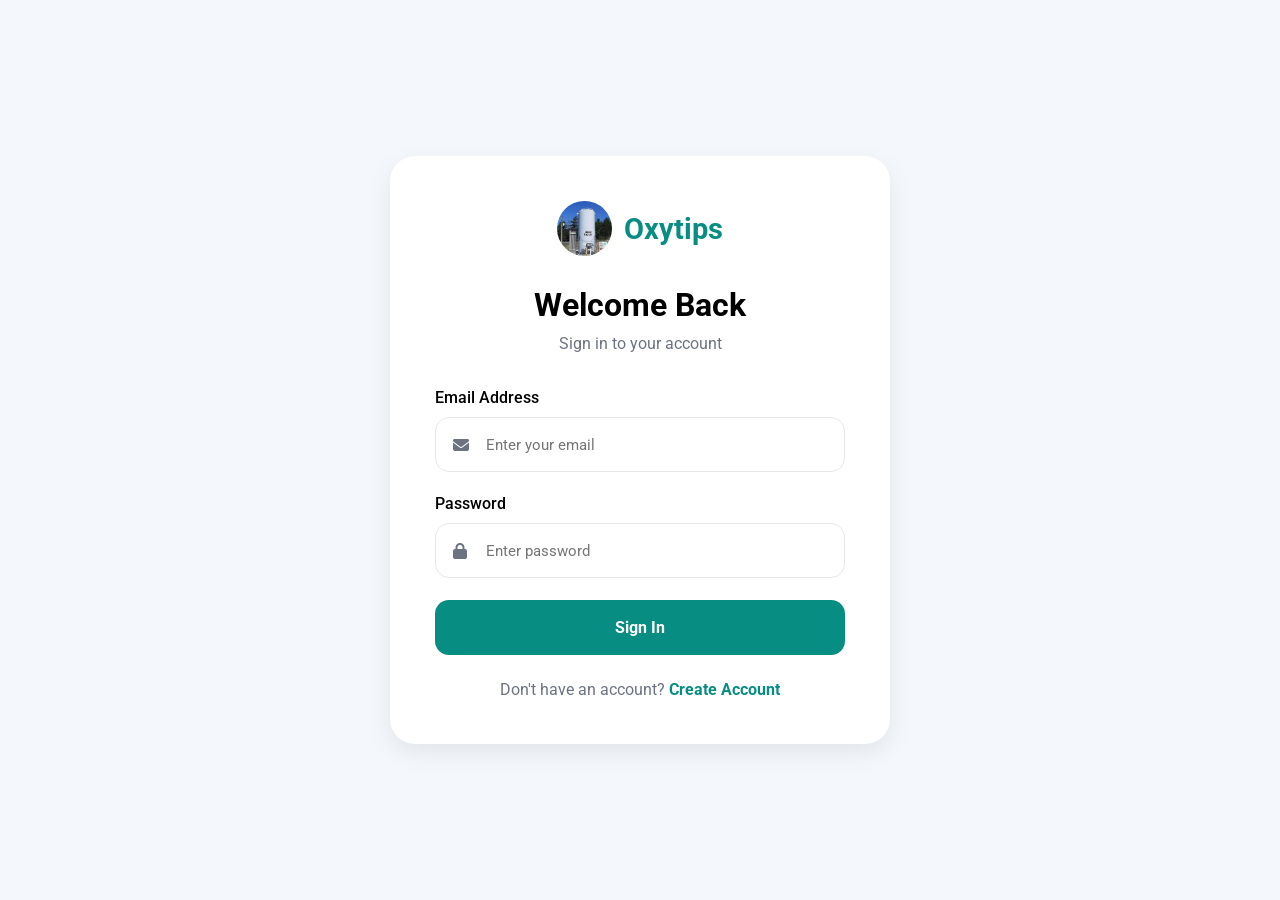
<file: siip.html>
<!DOCTYPE html>
<html lang="en">
<head>
<meta charset="UTF-8">
<meta name="viewport" content="width=device-width, initial-scale=1.0">

<title>Oxytips | Sign In</title>

<link rel="preconnect" href="https://fonts.googleapis.com">
<link rel="preconnect" href="https://fonts.gstatic.com" crossorigin>

<link href="https://fonts.googleapis.com/css2?family=Roboto:wght@300;400;500;700;900&display=swap" rel="stylesheet">

<link rel="stylesheet"
href="https://cdnjs.cloudflare.com/ajax/libs/font-awesome/6.5.1/css/all.min.css">

<style>

:root{
    --primary:#088d82;
    --primary-dark:#06695f;
    --bg:#f4f7fb;
    --white:#ffffff;
    --text:#1f2937;
    --light-text:#6b7280;
    --border:#e5e7eb;
    --shadow:0 8px 25px rgba(0,0,0,0.08);
    --radius:18px;
}

*{
    margin:0;
    padding:0;
    box-sizing:border-box;
    font-family:Roboto, sans-serif;
}

body{
    background:var(--bg);
    min-height:100vh;
    display:flex;
    align-items:center;
    justify-content:center;
    padding:20px;
}

.auth-box{
    width:100%;
    max-width:500px;
    background:var(--white);
    border-radius:25px;
    padding:45px;
    box-shadow:var(--shadow);
}

.logo{
    display:flex;
    align-items:center;
    justify-content:center;
    gap:12px;
    margin-bottom:30px;
}

.logo img{
    width:55px;
    height:55px;
    border-radius:50%;
    object-fit:cover;
}

.logo h2{
    color:var(--primary);
    font-size:1.8rem;
}

.form-title{
    text-align:center;
    font-size:2rem;
    margin-bottom:10px;
}

.form-subtitle{
    text-align:center;
    color:var(--light-text);
    margin-bottom:35px;
}

.form-group{
    margin-bottom:22px;
}

.form-group label{
    display:block;
    margin-bottom:10px;
    font-weight:500;
}

.input-box{
    position:relative;
}

.input-box input{
    width:100%;
    height:55px;
    border:1px solid var(--border);
    border-radius:14px;
    padding:0 18px 0 50px;
    outline:none;
    font-size:15px;
    transition:0.3s ease;
}

.input-box input:focus{
    border-color:var(--primary);
    box-shadow:0 0 0 4px rgba(8,141,130,0.12);
}

.input-box i{
    position:absolute;
    left:18px;
    top:50%;
    transform:translateY(-50%);
    color:var(--light-text);
}

.auth-btn{
    width:100%;
    height:55px;
    border:none;
    background:var(--primary);
    color:white;
    border-radius:14px;
    font-size:16px;
    font-weight:700;
    cursor:pointer;
    transition:0.3s ease;
}

.auth-btn:hover{
    background:var(--primary-dark);
}

.message{
    margin-top:18px;
    padding:14px;
    border-radius:12px;
    display:none;
    font-size:14px;
}

.success{
    background:#dcfce7;
    color:#166534;
}

.error{
    background:#fee2e2;
    color:#991b1b;
}

.auth-footer{
    text-align:center;
    margin-top:25px;
    color:var(--light-text);
}

.auth-footer a{
    color:var(--primary);
    text-decoration:none;
    font-weight:700;
}

</style>
</head>

<body>

<div class="auth-box">

    <div class="logo">
        <img src="images/liqox.png" alt="Logo">
        <h2>Oxytips</h2>
    </div>

    <h1 class="form-title">Welcome Back</h1>

    <p class="form-subtitle">
        Sign in to your account
    </p>

    <form id="signinForm">

        <div class="form-group">

            <label>Email Address</label>

            <div class="input-box">

                <i class="fa-solid fa-envelope"></i>

                <input
                type="email"
                id="signinEmail"
                placeholder="Enter your email"
                required>

            </div>

        </div>

        <div class="form-group">

            <label>Password</label>

            <div class="input-box">

                <i class="fa-solid fa-lock"></i>

                <input
                type="password"
                id="signinPassword"
                placeholder="Enter password"
                required>

            </div>

        </div>

        <button type="submit" class="auth-btn">
            Sign In
        </button>

        <div class="message" id="message"></div>

    </form>

    <div class="auth-footer">
        Don't have an account?
        <a href="signup.html">Create Account</a>
    </div>

</div>

<script>

const signinForm = document.getElementById("signinForm");
const message = document.getElementById("message");

signinForm.addEventListener("submit", function(e){

    e.preventDefault();

    const email = document.getElementById("signinEmail").value.trim();
    const password = document.getElementById("signinPassword").value;

    const users = JSON.parse(localStorage.getItem("oxytipsUsers")) || [];

    const validUser = users.find(user =>
        user.email === email &&
        user.password === password
    );

    if(validUser){

        localStorage.setItem("loggedInUser",
        JSON.stringify(validUser));

        message.style.display = "block";
        message.className = "message success";
        message.innerHTML = "Login successful.";

        setTimeout(() => {

            window.location.href = "profile.html";

        }, 1200);

    }else{

        message.style.display = "block";
        message.className = "message error";
        message.innerHTML = "Invalid email or password.";
    }

});

</script>

</body>
</html>
</file>
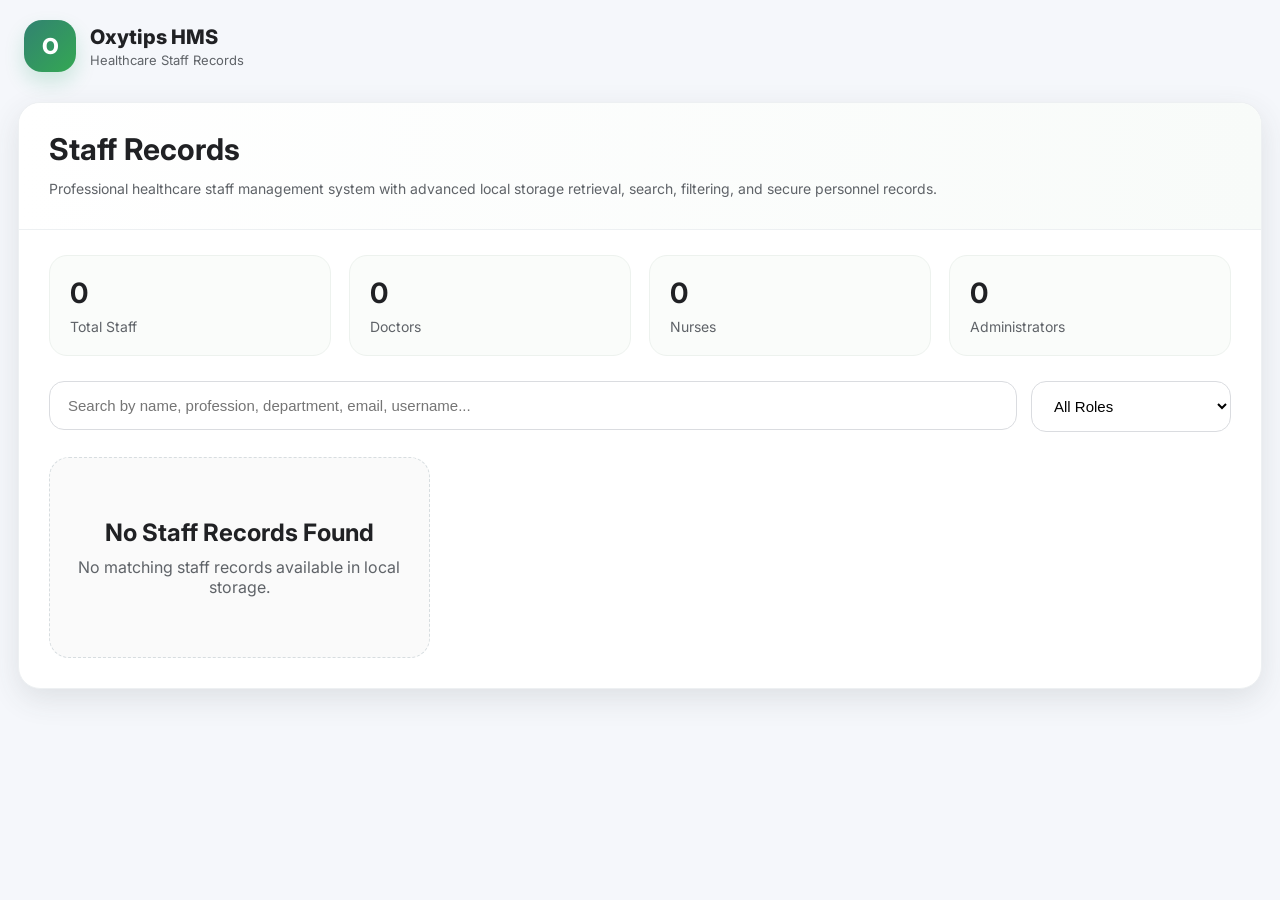
<file: staff_record.html>
﻿<!DOCTYPE html>
<html lang="en">
<head>
<meta charset="UTF-8" />
<meta name="viewport" content="width=device-width, initial-scale=1.0"/>

<title>Oxytips • Staff Records</title>

<link rel="preconnect" href="https://fonts.googleapis.com">
<link rel="preconnect" href="https://fonts.gstatic.com" crossorigin>

<link href="https://fonts.googleapis.com/css2?family=Inter:wght@400;500;600;700;800&display=swap" rel="stylesheet">
<link rel="stylesheet" href="CSS/staff-record.css">
</head>
<body>

<!-- TOPBAR -->

<div class="topbar">

  <div class="brand">

    <div class="logo">O</div>

    <div>
      <h2>Oxytips HMS</h2>
      <p>Healthcare Staff Records</p>
    </div>

  </div>

</div>

<!-- WRAPPER -->

<div class="wrapper">

<div class="card">

  <!-- HEADER -->

  <div class="card-top">

    <h1>Staff Records</h1>

    <p>
      Professional healthcare staff management system with advanced local storage
      retrieval, search, filtering, and secure personnel records.
    </p>

  </div>

  <!-- STATS -->

  <div class="stats">

    <div class="stat-box">
      <h3 id="totalStaff">0</h3>
      <p>Total Staff</p>
    </div>

    <div class="stat-box">
      <h3 id="doctorCount">0</h3>
      <p>Doctors</p>
    </div>

    <div class="stat-box">
      <h3 id="nurseCount">0</h3>
      <p>Nurses</p>
    </div>

    <div class="stat-box">
      <h3 id="adminCount">0</h3>
      <p>Administrators</p>
    </div>

  </div>

  <!-- CONTROLS -->

  <div class="controls">

    <div class="search">
      <input 
        type="text" 
        id="searchInput"
        placeholder="Search by name, profession, department, email, username..."
      >
    </div>

    <div class="filter">
      <select id="roleFilter">
        <option value="">All Roles</option>
        <option>Administrator</option>
        <option>Supervisor</option>
        <option>Medical Staff</option>
      </select>
    </div>

  </div>

  <!-- RECORDS -->

  <div class="records">

    <div class="record-grid" id="recordGrid"></div>

  </div>

</div>

</div>

<!-- MODAL -->

<div class="modal" id="modal">

  <div class="modal-content">

    <div class="modal-header">

      <h2>Staff Details</h2>

      <button class="close-btn" id="closeModal">
        ?
      </button>

    </div>

    <div class="modal-body" id="modalBody"></div>

  </div>

</div>

<script src="JS/staffRecord.js">



</script>

</body>
</html>
</file>
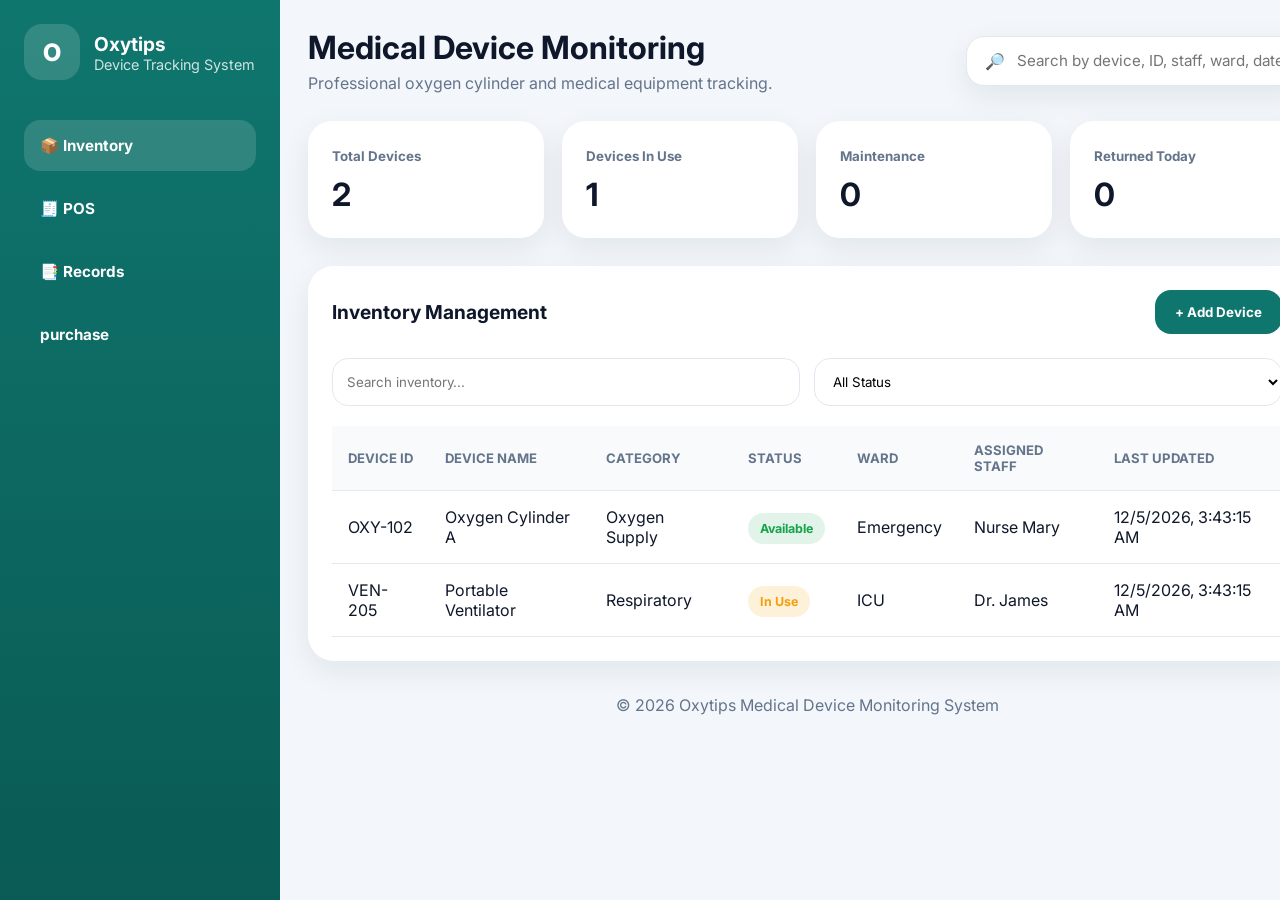
<file: trackerrec.html>
<!DOCTYPE html>
<html lang="en">
<head>
<meta charset="UTF-8" />
<meta name="viewport" content="width=device-width, initial-scale=1.0"/>

<title>Oxytips Device Tracking</title>

<link rel="preconnect" href="https://fonts.googleapis.com">
<link rel="preconnect" href="https://fonts.gstatic.com" crossorigin>

<link href="https://fonts.googleapis.com/css2?family=Inter:wght@400;500;600;700;800&display=swap" rel="stylesheet">
<link rel="stylesheet" href="CSS/tracker.css">
</head>
<body>

<div class="app">

  <!-- SIDEBAR -->

  <aside class="sidebar" id="sidebar">

    <div class="brand">
      <div class="brand-logo">O</div>

      <div>
        <h1>Oxytips</h1>
        <p>Device Tracking System</p>
      </div>
    </div>

    <div class="nav-links">
      <button class="nav-btn active" data-page="inventoryPage">📦 Inventory</button>
      <button class="nav-btn" data-page="posPage">🧾 POS</button>
      <button class="nav-btn" data-page="recordsPage">📑 Records</button>
       <a href="purchase.html" style="text-decoration: none;"><button class="nav-btn">purchase</button></a>
    </div>

  </aside>

  <!-- MAIN -->

  <main class="main">

    <div class="topbar">

      <div class="topbar-left">

        <button class="mobile-toggle" id="toggleSidebar">☰</button>

        <h2>Medical Device Monitoring</h2>

        <p>
          Professional oxygen cylinder and medical equipment tracking.
        </p>

      </div>

      <div class="search-box">
        🔎
        <input
          type="text"
          id="globalSearch"
          placeholder="Search by device, ID, staff, ward, date..."
        >
      </div>

    </div>

    <!-- STATS -->

    <div class="stats-grid">

      <div class="stat-card">
        <small>Total Devices</small>
        <h3 id="totalDevices">0</h3>
      </div>

      <div class="stat-card">
        <small>Devices In Use</small>
        <h3 id="devicesInUse">0</h3>
      </div>

      <div class="stat-card">
        <small>Maintenance</small>
        <h3 id="maintenanceDevices">0</h3>
      </div>

      <div class="stat-card">
        <small>Returned Today</small>
        <h3 id="returnedDevices">0</h3>
      </div>

    </div>

    <!-- INVENTORY -->

    <section class="page active" id="inventoryPage">

      <div class="section-card">

        <div class="section-header">

          <h3>Inventory Management</h3>

          <div class="action-group">
            <button class="btn btn-primary" id="openAddDevice">
              + Add Device
            </button>
          </div>

        </div>

        <div class="filters">

          <input
            type="text"
            id="inventorySearch"
            placeholder="Search inventory..."
          >

          <select id="statusFilter">
            <option value="all">All Status</option>
            <option value="Available">Available</option>
            <option value="In Use">In Use</option>
            <option value="Maintenance">Maintenance</option>
            <option value="Returned">Returned</option>
          </select>

        </div>

        <div class="table-wrap">

          <table class="table">

            <thead>
              <tr>
                <th>Device ID</th>
                <th>Device Name</th>
                <th>Category</th>
                <th>Status</th>
                <th>Ward</th>
                <th>Assigned Staff</th>
                <th>Last Updated</th>
              </tr>
            </thead>

            <tbody id="inventoryTable"></tbody>

          </table>

        </div>

      </div>

    </section>

    <!-- POS -->

    <section class="page" id="posPage">

      <div class="section-card">

        <div class="section-header">
          <h3>Device Activity POS</h3>
        </div>

        <form id="activityForm" class="form-grid">

          <input type="text" id="deviceId" placeholder="Device ID" required>

          <input type="text" id="deviceName" placeholder="Device Name" required>

          <select id="activityType" required>
            <option value="">Select Activity</option>
            <option value="In Use">In Use</option>
            <option value="Maintenance">Maintenance</option>
            <option value="Returned">Returned</option>
          </select>

          <input type="text" id="staffName" placeholder="Staff Name" required>

          <input type="text" id="ward" placeholder="Ward / Department" required>

          <input type="datetime-local" id="activityDate" required>

          <textarea id="notes" placeholder="Activity Notes"></textarea>

          <button class="btn btn-primary" type="submit">
            Save Activity
          </button>

        </form>

      </div>

    </section>

    <!-- RECORDS -->

    <section class="page" id="recordsPage">

      <div class="section-card">

        <div class="section-header">
          <h3>Record Management</h3>
        </div>

        <div class="filters">

          <input
            type="text"
            id="recordSearch"
            placeholder="Search records..."
          >

          <select id="recordFilter">
            <option value="all">All Activities</option>
            <option value="In Use">In Use</option>
            <option value="Maintenance">Maintenance</option>
            <option value="Returned">Returned</option>
            <option value="Added">Added</option>
          </select>

        </div>

        <!-- DESKTOP TABLE -->

        <div class="table-wrap">

          <table class="table">

            <thead>
              <tr>
                <th>Time</th>
                <th>Device ID</th>
                <th>Device</th>
                <th>Activity</th>
                <th>Staff</th>
                <th>Ward</th>
                <th>Notes</th>
              </tr>
            </thead>

            <tbody id="recordsTable"></tbody>

          </table>

        </div>

        <!-- MOBILE CARDS -->

        <div class="records-mobile" id="recordsMobile"></div>

      </div>

    </section>

    <div class="footer">
      © <span id="year"></span> Oxytips Medical Device Monitoring System
    </div>

  </main>

</div>

<!-- MODAL -->

<div class="modal" id="deviceModal">

  <div class="modal-content">

    <div class="modal-header">

      <h3>Add Medical Device</h3>

      <button class="close-btn" id="closeModal">×</button>

    </div>

    <form id="deviceForm" class="form-grid">

      <input type="text" id="newDeviceId" placeholder="Device ID" required>

      <input type="text" id="newDeviceName" placeholder="Device Name" required>

      <input type="text" id="newCategory" placeholder="Category" required>

      <select id="newStatus" required>
        <option value="Available">Available</option>
        <option value="In Use">In Use</option>
        <option value="Maintenance">Maintenance</option>
        <option value="Returned">Returned</option>
      </select>

      <input type="text" id="newWard" placeholder="Ward">

      <input type="text" id="newStaff" placeholder="Assigned Staff">

      <button class="btn btn-primary" type="submit">
        Save Device
      </button>

    </form>

  </div>

</div>

<script src="JS/tracker.js">



</script>

</body>
</html>
</file>
<file: CSS/index.css>
:root{
  --primary:#0f766e;
  --secondary:#14b8a6;
  --dark:#0f766e;
  --light:#ffffff;
  --gray:#64748b;
  --bg:#f1f5f9;
  --card:#ffffff;
  --border:#e2e8f0;
  --shadow:0 15px 35px rgba(15,23,42,0.08);
  --radius:22px;
}

*{
  margin:0;
  padding:0;
  box-sizing:border-box;
}

html{
  scroll-behavior:smooth;
}

body{
  font-family:'Inter', sans-serif;
  background:var(--bg);
  color:var(--dark);
  line-height:1.7;
  overflow-x:hidden;
}

img{
  max-width:100%;
  display:block;
}

/* HEADER */

header{
  width:100%;
  position:sticky;
  top:0;
  z-index:1000;
  background:rgba(255,255,255,0.92);
  backdrop-filter:blur(12px);
  border-bottom:1px solid rgba(226,232,240,0.7);
}

nav{
  width:100%;
  max-width:1200px;
  margin:auto;
  padding:16px 22px;
  display:flex;
  align-items:center;
  justify-content:space-between;
}

.logo{
  display:flex;
  align-items:center;
  gap:14px;
}

.logo img{
  width:58px;
  height:58px;
  object-fit:cover;
  border-radius:50%;
  border:3px solid #ccfbf1;
}

.company-name{
  font-size:1.5rem;
  font-weight:800;
  color:var(--primary);
}

.nav-links{
  display:flex;
  align-items:center;
  gap:28px;
}

.nav-links a{
  text-decoration:none;
  color:var(--dark);
  font-weight:600;
  font-size:0.96rem;
  position:relative;
  transition:0.3s ease;
}

.nav-links a::after{
  content:"";
  position:absolute;
  left:0;
  bottom:-7px;
  width:0%;
  height:2px;
  border-radius:20px;
  background:var(--primary);
  transition:0.3s ease;
}

.nav-links a:hover{
  color:var(--primary);
}

.nav-links a:hover::after{
  width:100%;
}

.signup-btn{
  background:linear-gradient(135deg,var(--primary),var(--secondary));
  color:white !important;
  padding:12px 22px;
  border-radius:50px;
  box-shadow:0 10px 20px rgba(20,184,166,0.2);
}

.signup-btn::after{
  display:none;
}

.signup-btn:hover{
  transform:translateY(-2px);
}

/* MENU */

.menu-toggle{
  display:none;
  flex-direction:column;
  gap:5px;
  cursor:pointer;
}

.menu-toggle span{
  width:28px;
  height:3px;
  border-radius:10px;
  background:var(--dark);
  transition:0.3s;
}

/* HERO */

.hero{
  min-height:92vh;
  display:flex;
  align-items:center;
  justify-content:center;
  text-align:center;
  padding:90px 20px;
  background:
  linear-gradient(rgba(15,118,110,0.82),
  rgba(15,23,42,0.85)),
  url("../images/body.png");

  background-size:cover;
  background-position:center;
  color:white;
}

.hero-content{
  width:100%;
  max-width:780px;
}

.hero h1{
  font-size:4.2rem;
  line-height:1.1;
  font-weight:800;
  margin-bottom:22px;
}

.hero p{
  font-size:1.1rem;
  color:#dbeafe;
  margin-bottom:38px;
}

.hero-buttons{
  display:flex;
  justify-content:center;
  gap:18px;
  flex-wrap:wrap;
}

.hero-buttons a{
  text-decoration:none;
  padding:15px 30px;
  border-radius:60px;
  font-weight:700;
  transition:0.3s ease;
  display:flex;
  align-items:center;
  gap:10px;
}

.btn-primary{
  background:white;
  color:var(--primary);
}

.btn-primary:hover{
  transform:translateY(-4px);
}

.btn-outline{
  border:2px solid rgba(255,255,255,0.7);
  color:white;
}

.btn-outline:hover{
  background:white;
  color:var(--primary);
}

/* INFO */

.other-articles{
  width:min(100% - 30px, 1050px);
  margin:80px auto;
  background:var(--card);
  padding:55px;
  border-radius:var(--radius);
  box-shadow:var(--shadow);
}

.other-articles h1{
  color:var(--primary);
  font-size:2.6rem;
  margin-bottom:18px;
  line-height:1.2;
}

.other-articles p{
  color:var(--gray);
  margin-bottom:18px;
  font-size:1rem;
}

.other-articles span{
  color:#dc2626;
  font-weight:700;
}

/* POSTS */

.card{
  width:min(100% - 30px, 1200px);
  margin:auto;
  padding-bottom:40px;
}

.section-title{
  text-align:center;
  margin-bottom:35px;
  color:var(--primary);
  font-size:2.6rem;
  font-weight:800;
}

.posts-grid{
  display:grid;
  grid-template-columns:repeat(auto-fit,minmax(320px,1fr));
  gap:28px;
}

.post-card{
  background:var(--card);
  border-radius:24px;
  overflow:hidden;
  box-shadow:var(--shadow);
  transition:0.3s ease;
  border:1px solid var(--border);
}

.post-card:hover{
  transform:translateY(-8px);
}

.post-image{
  width:100%;
  height:250px;
  object-fit:cover;
}

.post-content{
  padding:25px;
}

.post-badge{
  display:inline-block;
  background:#ccfbf1;
  color:var(--primary);
  padding:7px 16px;
  border-radius:40px;
  font-size:0.8rem;
  font-weight:700;
  margin-bottom:16px;
}

.post-text{
  color:var(--gray);
  margin-bottom:22px;
}

.post-video{
  width:100%;
  border-radius:16px;
}

small{
  color:#94a3b8;
}

/* EMPTY */

.empty{
  background:white;
  padding:45px;
  text-align:center;
  border-radius:22px;
  box-shadow:var(--shadow);
  color:var(--gray);
  font-weight:600;
}

/* GENERAL INFO */

.general-info{
  width:min(100% - 30px, 1050px);
  margin:70px auto;
}

.general-info h2{
  text-align:center;
  color:var(--primary);
  font-size:2.3rem;
  margin-bottom:30px;
}

.general-info-content{
  background:white;
  border-radius:24px;
  padding:40px;
  box-shadow:var(--shadow);
}

.general-content h3{
  margin-bottom:25px;
  font-size:1.4rem;
  color:var(--dark);
}

.general-info-content ul{
  list-style:none;
  display:grid;
  grid-template-columns:repeat(auto-fit,minmax(280px,1fr));
  gap:16px;
  margin-top:20px;
}

.general-info-content li{
  background:#f8fafc;
  border:1px solid #dbeafe;
  border-left:5px solid var(--primary);
  padding:16px 18px;
  border-radius:16px;
  display:flex;
  align-items:flex-start;
  gap:12px;
  font-size:0.96rem;
  font-weight:600;
  color:#0f172a;
  transition:0.3s ease;
}

.general-info-content li:hover{
  transform:translateY(-4px);
  background:white;
  box-shadow:0 10px 25px rgba(15,23,42,0.08);
}

.general-info-content li i{
  color:var(--primary);
  margin-top:3px;
}

/* FOOTER */

.footer{
  margin-top:90px;
  background:linear-gradient(135deg,#0f172a,#0f766e);
  color:white;
  padding-top:70px;
}

.footer-container{
  width:min(100% - 30px,1200px);
  margin:auto;
  display:grid;
  grid-template-columns:1.5fr 1fr 1fr 1fr;
  gap:40px;
  padding-bottom:50px;
}

.footer-logo{
  display:flex;
  align-items:center;
  gap:14px;
  margin-bottom:20px;
}

.footer-logo img{
  width:60px;
  height:60px;
  border-radius:50%;
  object-fit:cover;
  border:3px solid rgba(255,255,255,0.2);
}

.footer-logo h2{
  font-size:1.8rem;
  font-weight:800;
}

.footer-brand p{
  color:#cbd5e1;
  margin-bottom:25px;
  max-width:350px;
}

.footer-socials{
  display:flex;
  gap:15px;
}

.footer-socials a{
  width:42px;
  height:42px;
  display:flex;
  align-items:center;
  justify-content:center;
  background:rgba(255,255,255,0.08);
  border-radius:50%;
  color:white;
  text-decoration:none;
  transition:0.3s ease;
  font-size:1rem;
}

.footer-socials a:hover{
  background:white;
  color:var(--primary);
  transform:translateY(-4px);
}

.footer-links h3,
.footer-contact h3{
  margin-bottom:20px;
  font-size:1.2rem;
  color:white;
}

.footer-links{
  display:flex;
  flex-direction:column;
}

.footer-links a{
  text-decoration:none;
  color:#cbd5e1;
  margin-bottom:14px;
  transition:0.3s ease;
  width:fit-content;
}

.footer-links a:hover{
  color:white;
  transform:translateX(5px);
}

.footer-contact p{
  display:flex;
  align-items:center;
  gap:12px;
  margin-bottom:16px;
  color:#cbd5e1;
}

.footer-contact i{
  color:#5eead4;
}

.footer-phone{
  font-size:1rem;
  font-weight:600;
}

.footer-bottom{
  border-top:1px solid rgba(255,255,255,0.1);
  text-align:center;
  padding:22px 20px;
  color:#cbd5e1;
  font-size:0.95rem;
}

/* MOBILE */

@media(max-width:950px){

  .footer-container{
    grid-template-columns:1fr 1fr;
  }

}

@media(max-width:900px){

  .menu-toggle{
    display:flex;
  }

  .nav-links{
    position:fixed;
    top:0;
    right:0;
    width:280px;
    height:100vh;
    background:white;
    flex-direction:column;
    align-items:flex-start;
    padding:100px 30px;
    gap:30px;
    transform:translateX(100%);
    transition:0.4s ease;
    box-shadow:-10px 0 30px rgba(0,0,0,0.08);
  }

  .nav-links.active{
    transform:translateX(0);
  }

  .hero h1{
    font-size:2.8rem;
  }

  .hero p{
    font-size:1rem;
  }

  .hero-buttons{
    flex-direction:column;
    align-items:center;
  }

  .hero-buttons a{
    width:240px;
    justify-content:center;
  }

  .other-articles{
    padding:35px 25px;
  }

  .other-articles h1,
  .section-title,
  .general-info h2{
    font-size:2rem;
  }

  .general-info-content{
    padding:25px;
  }

  .general-info-content ul{
    grid-template-columns:1fr;
  }

}

@media(max-width:650px){

  .footer{
    padding-top:50px;
  }

  .footer-container{
    grid-template-columns:1fr;
    gap:35px;
  }

  .footer-logo h2{
    font-size:1.5rem;
  }

  .footer-brand p{
    max-width:100%;
  }

  .hero{
    min-height:85vh;
  }

  .hero h1{
    font-size:2.3rem;
  }

  .company-name{
    font-size:1.2rem;
  }

  .logo img{
    width:50px;
    height:50px;
  }

}

/*FIXED OVERFLOW*/



/* FIX OVERFLOW ISSUES */

html,
body{
  width:100%;
  overflow-x:hidden;
}

/* Prevent long text from stretching containers */
*{
  word-wrap:break-word;
}

/* Fix grid cards on small phones */
@media(max-width:700px){

  .posts-grid{
    grid-template-columns:1fr;
  }

  .post-card{
    width:100%;
    min-width:0;
  }

  .post-content{
    padding:20px;
  }

  .other-articles,
  .general-info-content{
    padding:22px 18px;
  }

  .hero{
    padding:80px 16px;
  }

  .hero h1{
    font-size:2rem;
    line-height:1.2;
  }

  .hero p{
    font-size:0.95rem;
  }

  .hero-buttons a{
    width:100%;
    max-width:260px;
  }

  nav{
    padding:14px 16px;
  }

  .nav-links{
    width:75%;
    max-width:280px;
  }

  .company-name{
    font-size:1rem;
  }

  .footer-container{
    width:100%;
  }

  .footer{
    overflow:hidden;
  }

}

/* Extra small phones */
@media(max-width:400px){

  .hero h1{
    font-size:1.7rem;
  }

  .section-title,
  .other-articles h1,
  .general-info h2{
    font-size:1.5rem;
  }

  .post-image{
    height:200px;
  }

  .logo{
    gap:8px;
  }

  .logo img{
    width:42px;
    height:42px;
  }

}
</file>
<file: CSS/index-hero.css>
/* HERO */

.hero{
  min-height:92vh;
  display:flex;
  align-items:center;
  justify-content:center;
  text-align:center;
  padding:90px 20px;
  background:
  linear-gradient(rgba(15,118,110,0.8),
  rgba(15,23,42,0.82)),
  url("../images/body.png");

  background-size:cover;
  background-position:center;
  color:white;
}

.hero-content{
  width:100%;
  max-width:780px;
}

.hero h1{
  font-size:4.2rem;
  line-height:1.1;
  font-weight:800;
  margin-bottom:22px;
}

.hero p{
  font-size:1.1rem;
  color:#dbeafe;
  margin-bottom:38px;
}

.hero-buttons{
  display:flex;
  justify-content:center;
  gap:18px;
  flex-wrap:wrap;
}

.hero-buttons a{
  text-decoration:none;
  padding:15px 30px;
  border-radius:60px;
  font-weight:700;
  transition:0.3s ease;
  display:flex;
  align-items:center;
  gap:10px;
}

.btn-primary{
  background:white;
  color:var(--primary);
}

.btn-primary:hover{
  transform:translateY(-4px);
}

.btn-outline{
  border:2px solid rgba(255,255,255,0.7);
  color:white;
}

.btn-outline:hover{
  background:white;
  color:var(--primary);
}
</file>
<file: CSS/idex2.css>
:root{
  --primary:#0f766e;
  --secondary:#14b8a6;
  --dark:#0f172a;
  --light:#ffffff;
  --gray:#64748b;
  --bg:#f1f5f9;
  --card:#ffffff;
  --border:#e2e8f0;
  --shadow:0 15px 35px rgba(15,23,42,0.08);
  --radius:22px;
}

*{
  margin:0;
  padding:0;
  box-sizing:border-box;
}

html{
  scroll-behavior:smooth;
}

body{
  font-family:'Inter', sans-serif;
  background:var(--bg);
  color:var(--dark);
  line-height:1.7;
  overflow-x:hidden;
}

img{
  max-width:100%;
  display:block;
}

/* HEADER */

header{
  width:100%;
  position:sticky;
  top:0;
  z-index:1000;
  background:rgba(255,255,255,0.92);
  backdrop-filter:blur(12px);
  border-bottom:1px solid rgba(226,232,240,0.7);
}

nav{
  width:100%;
  max-width:1200px;
  margin:auto;
  padding:16px 22px;
  display:flex;
  align-items:center;
  justify-content:space-between;
}

.logo{
  display:flex;
  align-items:center;
  gap:14px;
}

.logo img{
  width:58px;
  height:58px;
  object-fit:cover;
  border-radius:50%;
  border:3px solid #ccfbf1;
}

.company-name{
  font-size:1.5rem;
  font-weight:800;
  color:var(--primary);
}

.nav-links{
  display:flex;
  align-items:center;
  gap:28px;
}

.nav-links a{
  text-decoration:none;
  color:var(--dark);
  font-weight:600;
  font-size:0.96rem;
  position:relative;
  transition:0.3s ease;
}

.nav-links a::after{
  content:"";
  position:absolute;
  left:0;
  bottom:-7px;
  width:0%;
  height:2px;
  border-radius:20px;
  background:var(--primary);
  transition:0.3s ease;
}

.nav-links a:hover{
  color:var(--primary);
}

.nav-links a:hover::after{
  width:100%;
}

.signup-btn{
  background:linear-gradient(135deg,var(--primary),var(--secondary));
  color:white !important;
  padding:12px 22px;
  border-radius:50px;
  box-shadow:0 10px 20px rgba(20,184,166,0.2);
}

.signup-btn::after{
  display:none;
}

.signup-btn:hover{
  transform:translateY(-2px);
}

/* MENU */

.menu-toggle{
  display:none;
  flex-direction:column;
  gap:5px;
  cursor:pointer;
}

.menu-toggle span{
  width:28px;
  height:3px;
  border-radius:10px;
  background:var(--dark);
  transition:0.3s;
}

/* HERO */

.hero{
  min-height:92vh;
  display:flex;
  align-items:center;
  justify-content:center;
  text-align:center;
  padding:90px 20px;
  background:
  linear-gradient(rgba(15,118,110,0.82),
  rgba(15,23,42,0.85)),
  url("../images/body.png");

  background-size:cover;
  background-position:center;
  color:white;
}

.hero-content{
  width:100%;
  max-width:780px;
}

.hero h1{
  font-size:4.2rem;
  line-height:1.1;
  font-weight:800;
  margin-bottom:22px;
}

.hero p{
  font-size:1.1rem;
  color:#dbeafe;
  margin-bottom:38px;
}

.hero-buttons{
  display:flex;
  justify-content:center;
  gap:18px;
  flex-wrap:wrap;
}

.hero-buttons a{
  text-decoration:none;
  padding:15px 30px;
  border-radius:60px;
  font-weight:700;
  transition:0.3s ease;
  display:flex;
  align-items:center;
  gap:10px;
}

.btn-primary{
  background:white;
  color:var(--primary);
}

.btn-primary:hover{
  transform:translateY(-4px);
}

.btn-outline{
  border:2px solid rgba(255,255,255,0.7);
  color:white;
}

.btn-outline:hover{
  background:white;
  color:var(--primary);
}

/* INFO */

.other-articles{
  width:min(100% - 30px, 1050px);
  margin:80px auto;
  background:var(--card);
  padding:55px;
  border-radius:var(--radius);
  box-shadow:var(--shadow);
}

.other-articles h1{
  color:var(--primary);
  font-size:2.6rem;
  margin-bottom:18px;
  line-height:1.2;
}

.other-articles p{
  color:var(--gray);
  margin-bottom:18px;
  font-size:1rem;
}

.other-articles span{
  color:#dc2626;
  font-weight:700;
}

/* POSTS */

.card{
  width:min(100% - 30px, 1200px);
  margin:auto;
  padding-bottom:40px;
}

.section-title{
  text-align:center;
  margin-bottom:35px;
  color:var(--primary);
  font-size:2.6rem;
  font-weight:800;
}

.posts-grid{
  display:grid;
  grid-template-columns:repeat(auto-fit,minmax(320px,1fr));
  gap:28px;
}

.post-card{
  background:var(--card);
  border-radius:24px;
  overflow:hidden;
  box-shadow:var(--shadow);
  transition:0.3s ease;
  border:1px solid var(--border);
}

.post-card:hover{
  transform:translateY(-8px);
}

.post-image{
  width:100%;
  height:250px;
  object-fit:cover;
}

.post-content{
  padding:25px;
}

.post-badge{
  display:inline-block;
  background:#ccfbf1;
  color:var(--primary);
  padding:7px 16px;
  border-radius:40px;
  font-size:0.8rem;
  font-weight:700;
  margin-bottom:16px;
}

.post-text{
  color:var(--gray);
  margin-bottom:22px;
}

.post-video{
  width:100%;
  border-radius:16px;
}

small{
  color:#94a3b8;
}

/* EMPTY */

.empty{
  background:white;
  padding:45px;
  text-align:center;
  border-radius:22px;
  box-shadow:var(--shadow);
  color:var(--gray);
  font-weight:600;
}

/* GENERAL INFO */

.general-info{
  width:min(100% - 30px, 1050px);
  margin:70px auto;
}

.general-info h2{
  text-align:center;
  color:var(--primary);
  font-size:2.3rem;
  margin-bottom:30px;
}

.general-info-content{
  background:white;
  border-radius:24px;
  padding:40px;
  box-shadow:var(--shadow);
}

.general-content h3{
  margin-bottom:25px;
  font-size:1.4rem;
  color:var(--dark);
}

.general-info-content ul{
  list-style:none;
  display:grid;
  grid-template-columns:repeat(auto-fit,minmax(280px,1fr));
  gap:16px;
  margin-top:20px;
}

.general-info-content li{
  background:#f8fafc;
  border:1px solid #dbeafe;
  border-left:5px solid var(--primary);
  padding:16px 18px;
  border-radius:16px;
  display:flex;
  align-items:flex-start;
  gap:12px;
  font-size:0.96rem;
  font-weight:600;
  color:#0f172a;
  transition:0.3s ease;
}

.general-info-content li:hover{
  transform:translateY(-4px);
  background:white;
  box-shadow:0 10px 25px rgba(15,23,42,0.08);
}

.general-info-content li i{
  color:var(--primary);
  margin-top:3px;
}

/* FOOTER */

.footer{
  margin-top:90px;
  background:linear-gradient(135deg,#0f172a,#0f766e);
  color:white;
  padding-top:70px;
}

.footer-container{
  width:min(100% - 30px,1200px);
  margin:auto;
  display:grid;
  grid-template-columns:1.5fr 1fr 1fr 1fr;
  gap:40px;
  padding-bottom:50px;
}

.footer-logo{
  display:flex;
  align-items:center;
  gap:14px;
  margin-bottom:20px;
}

.footer-logo img{
  width:60px;
  height:60px;
  border-radius:50%;
  object-fit:cover;
  border:3px solid rgba(255,255,255,0.2);
}

.footer-logo h2{
  font-size:1.8rem;
  font-weight:800;
}

.footer-brand p{
  color:#cbd5e1;
  margin-bottom:25px;
  max-width:350px;
}

.footer-socials{
  display:flex;
  gap:15px;
}

.footer-socials a{
  width:42px;
  height:42px;
  display:flex;
  align-items:center;
  justify-content:center;
  background:rgba(255,255,255,0.08);
  border-radius:50%;
  color:white;
  text-decoration:none;
  transition:0.3s ease;
  font-size:1rem;
}

.footer-socials a:hover{
  background:white;
  color:var(--primary);
  transform:translateY(-4px);
}

.footer-links h3,
.footer-contact h3{
  margin-bottom:20px;
  font-size:1.2rem;
  color:white;
}

.footer-links{
  display:flex;
  flex-direction:column;
}

.footer-links a{
  text-decoration:none;
  color:#cbd5e1;
  margin-bottom:14px;
  transition:0.3s ease;
  width:fit-content;
}

.footer-links a:hover{
  color:white;
  transform:translateX(5px);
}

.footer-contact p{
  display:flex;
  align-items:center;
  gap:12px;
  margin-bottom:16px;
  color:#cbd5e1;
}

.footer-contact i{
  color:#5eead4;
}

.footer-phone{
  font-size:1rem;
  font-weight:600;
}

.footer-bottom{
  border-top:1px solid rgba(255,255,255,0.1);
  text-align:center;
  padding:22px 20px;
  color:#cbd5e1;
  font-size:0.95rem;
}

/* MOBILE */

@media(max-width:950px){

  .footer-container{
    grid-template-columns:1fr 1fr;
  }

}

@media(max-width:900px){

  .menu-toggle{
    display:flex;
  }

  .nav-links{
    position:fixed;
    top:0;
    right:0;
    width:280px;
    height:100vh;
    background:white;
    flex-direction:column;
    align-items:flex-start;
    padding:100px 30px;
    gap:30px;
    transform:translateX(100%);
    transition:0.4s ease;
    box-shadow:-10px 0 30px rgba(0,0,0,0.08);
  }

  .nav-links.active{
    transform:translateX(0);
  }

  .hero h1{
    font-size:2.8rem;
  }

  .hero p{
    font-size:1rem;
  }

  .hero-buttons{
    flex-direction:column;
    align-items:center;
  }

  .hero-buttons a{
    width:240px;
    justify-content:center;
  }

  .other-articles{
    padding:35px 25px;
  }

  .other-articles h1,
  .section-title,
  .general-info h2{
    font-size:2rem;
  }

  .general-info-content{
    padding:25px;
  }

  .general-info-content ul{
    grid-template-columns:1fr;
  }

}

@media(max-width:650px){

  .footer{
    padding-top:50px;
  }

  .footer-container{
    grid-template-columns:1fr;
    gap:35px;
  }

  .footer-logo h2{
    font-size:1.5rem;
  }

  .footer-brand p{
    max-width:100%;
  }

  .hero{
    min-height:85vh;
  }

  .hero h1{
    font-size:2.3rem;
  }

  .company-name{
    font-size:1.2rem;
  }

  .logo img{
    width:50px;
    height:50px;
  }

}
</file>
<file: CSS/indesk.css>
/* =========================
   GLOBAL STYLES
========================= */

*{
  margin:0;
  padding:0;
  box-sizing:border-box;
}

:root{
  --primary:#0f172a;
  --secondary:#1e293b;
  --accent:#2563eb;
  --accent-light:#dbeafe;
  --success:#16a34a;
  --danger:#dc2626;
  --text:#0f172a;
  --text-light:#64748b;
  --border:#e2e8f0;
  --bg:#f1f5f9;
  --white:#ffffff;
  --shadow:0 10px 35px rgba(15,23,42,0.08);
  --radius:20px;
}

body{
  font-family:'Inter',sans-serif;
  background:var(--bg);
  color:var(--text);
  min-height:100vh;
}

/* =========================
   TOPBAR
========================= */

.topbar{
  width:100%;
  background:var(--white);
  border-bottom:1px solid var(--border);
  padding:18px 25px;
  position:sticky;
  top:0;
  z-index:100;
  backdrop-filter:blur(10px);
}

.brand{
  display:flex;
  align-items:center;
  gap:14px;
}

.logo{
  width:52px;
  height:52px;
  border-radius:16px;
  background:linear-gradient(135deg,#2563eb,#1d4ed8);
  color:white;
  font-size:24px;
  font-weight:800;
  display:flex;
  align-items:center;
  justify-content:center;
  box-shadow:0 8px 25px rgba(37,99,235,0.25);
}

.brand h2{
  font-size:20px;
  font-weight:800;
  color:var(--primary);
}

.brand p{
  font-size:13px;
  color:var(--text-light);
  margin-top:2px;
}

/* =========================
   WRAPPER
========================= */

.wrapper{
  width:100%;
  padding:30px;
}

.card{
  width:100%;
  background:var(--white);
  border-radius:var(--radius);
  padding:30px;
  box-shadow:var(--shadow);
  border:1px solid rgba(255,255,255,0.5);
}

/* =========================
   CARD HEADER
========================= */

.card-top{
  margin-bottom:30px;
}

.card-top h1{
  font-size:34px;
  font-weight:800;
  margin-bottom:10px;
  color:var(--primary);
}

.card-top p{
  max-width:760px;
  line-height:1.7;
  color:var(--text-light);
  font-size:15px;
}

/* =========================
   STATS
========================= */

.stats{
  display:grid;
  grid-template-columns:repeat(4,1fr);
  gap:20px;
  margin-bottom:30px;
}

.stat-box{
  background:linear-gradient(135deg,#ffffff,#f8fafc);
  border:1px solid var(--border);
  border-radius:18px;
  padding:25px;
  transition:0.3s ease;
  position:relative;
  overflow:hidden;
}

.stat-box::before{
  content:"";
  position:absolute;
  top:0;
  left:0;
  width:5px;
  height:100%;
  background:var(--accent);
}

.stat-box:hover{
  transform:translateY(-4px);
  box-shadow:0 10px 30px rgba(0,0,0,0.06);
}

.stat-box h3{
  font-size:34px;
  color:var(--accent);
  margin-bottom:8px;
  font-weight:800;
}

.stat-box p{
  color:var(--text-light);
  font-size:14px;
  font-weight:500;
}

/* =========================
   CONTROLS
========================= */

.controls{
  display:flex;
  gap:20px;
  margin-bottom:30px;
  flex-wrap:wrap;
}

.search{
  flex:1;
}

.search input{
  width:100%;
  padding:16px 18px;
  border-radius:14px;
  border:1px solid var(--border);
  background:#f8fafc;
  font-size:15px;
  outline:none;
  transition:0.3s ease;
}

.search input:focus{
  border-color:var(--accent);
  background:var(--white);
  box-shadow:0 0 0 4px rgba(37,99,235,0.10);
}

.filter{
  width:240px;
}

.filter select{
  width:100%;
  padding:16px 18px;
  border-radius:14px;
  border:1px solid var(--border);
  background:#f8fafc;
  font-size:15px;
  outline:none;
  cursor:pointer;
  transition:0.3s ease;
}

.filter select:focus{
  border-color:var(--accent);
  background:var(--white);
}

/* =========================
   RECORD GRID
========================= */

.record-grid{
  display:grid;
  grid-template-columns:repeat(auto-fit,minmax(320px,1fr));
  gap:24px;
}

/* =========================
   STAFF CARD
========================= */

.staff-card{
  background:var(--white);
  border:1px solid var(--border);
  border-radius:20px;
  padding:24px;
  transition:0.3s ease;
  position:relative;
  overflow:hidden;
}

.staff-card:hover{
  transform:translateY(-5px);
  box-shadow:0 14px 35px rgba(15,23,42,0.08);
}

.staff-card::after{
  content:"";
  position:absolute;
  right:-30px;
  top:-30px;
  width:120px;
  height:120px;
  background:rgba(37,99,235,0.05);
  border-radius:50%;
}

.staff-top{
  display:flex;
  align-items:center;
  gap:15px;
  margin-bottom:20px;
}

.staff-avatar{
  width:70px;
  height:70px;
  border-radius:18px;
  object-fit:cover;
  border:3px solid #e0e7ff;
}

.staff-info h3{
  font-size:18px;
  font-weight:700;
  margin-bottom:5px;
}

.staff-info p{
  color:var(--text-light);
  font-size:14px;
}

.staff-role{
  display:inline-block;
  margin-top:8px;
  background:var(--accent-light);
  color:var(--accent);
  padding:6px 12px;
  border-radius:30px;
  font-size:12px;
  font-weight:700;
}

.staff-details{
  display:flex;
  flex-direction:column;
  gap:12px;
  margin-top:18px;
}

.detail{
  display:flex;
  justify-content:space-between;
  gap:15px;
}

.detail span{
  color:var(--text-light);
  font-size:14px;
}

.detail strong{
  color:var(--primary);
  font-size:14px;
  text-align:right;
}

.card-actions{
  display:flex;
  gap:12px;
  margin-top:22px;
}

.card-actions button{
  flex:1;
  border:none;
  padding:13px;
  border-radius:12px;
  font-weight:600;
  cursor:pointer;
  transition:0.3s ease;
}

.view-btn{
  background:var(--accent);
  color:white;
}

.view-btn:hover{
  background:#1d4ed8;
}

.delete-btn{
  background:#fee2e2;
  color:var(--danger);
}

.delete-btn:hover{
  background:#fecaca;
}

/* =========================
   MODAL
========================= */

.modal{
  position:fixed;
  inset:0;
  background:rgba(15,23,42,0.55);
  display:none;
  align-items:center;
  justify-content:center;
  padding:20px;
  z-index:999;
  backdrop-filter:blur(5px);
}

.modal.active{
  display:flex;
}

.modal-content{
  width:100%;
  max-width:650px;
  background:var(--white);
  border-radius:24px;
  overflow:hidden;
  animation:popup 0.3s ease;
}

@keyframes popup{
  from{
    opacity:0;
    transform:translateY(20px) scale(0.96);
  }
  to{
    opacity:1;
    transform:translateY(0) scale(1);
  }
}

.modal-header{
  display:flex;
  justify-content:space-between;
  align-items:center;
  padding:24px 28px;
  border-bottom:1px solid var(--border);
}

.modal-header h2{
  font-size:24px;
  font-weight:800;
}

.close-btn{
  width:42px;
  height:42px;
  border:none;
  border-radius:12px;
  background:#f1f5f9;
  font-size:20px;
  cursor:pointer;
  transition:0.3s ease;
}

.close-btn:hover{
  background:#e2e8f0;
}

.modal-body{
  padding:28px;
  max-height:75vh;
  overflow-y:auto;
}

/* =========================
   EMPTY STATE
========================= */

.empty-state{
  width:100%;
  text-align:center;
  padding:70px 20px;
  border:2px dashed var(--border);
  border-radius:20px;
}

.empty-state h3{
  font-size:22px;
  margin-bottom:10px;
}

.empty-state p{
  color:var(--text-light);
}

/* =========================
   SCROLLBAR
========================= */

::-webkit-scrollbar{
  width:8px;
}

::-webkit-scrollbar-thumb{
  background:#cbd5e1;
  border-radius:10px;
}

/* =========================
   RESPONSIVE
========================= */

@media(max-width:1100px){

  .stats{
    grid-template-columns:repeat(2,1fr);
  }

}

@media(max-width:768px){

  .wrapper{
    padding:16px;
  }

  .card{
    padding:22px;
    border-radius:18px;
  }

  .card-top h1{
    font-size:28px;
  }

  .controls{
    flex-direction:column;
  }

  .filter{
    width:100%;
  }

  .stats{
    grid-template-columns:1fr;
  }

  .record-grid{
    grid-template-columns:1fr;
  }

  .modal-content{
    border-radius:18px;
  }

  .modal-header{
    padding:20px;
  }

  .modal-body{
    padding:20px;
  }

}

@media(max-width:500px){

  .topbar{
    padding:15px;
  }

  .brand h2{
    font-size:18px;
  }

  .logo{
    width:46px;
    height:46px;
    font-size:20px;
  }

  .card-top p{
    font-size:14px;
  }

  .staff-top{
    align-items:flex-start;
  }

  .staff-avatar{
    width:60px;
    height:60px;
  }

  .card-actions{
    flex-direction:column;
  }

}
</file>
<file: CSS/add-staff.css>
:root{
  --primary:#0f9d58;
  --primary-dark:#0b7d46;
  --bg:#f5f7fb;
  --white:#ffffff;
  --text:#202124;
  --muted:#5f6368;
  --border:#dadce0;
  --danger:#d93025;
  --shadow:0 10px 30px rgba(60,64,67,.12);
  --radius:22px;
}

*{
  margin:0;
  padding:0;
  box-sizing:border-box;
}

body{
  font-family:'Inter',sans-serif;
  background:var(--bg);
  color:var(--text);
  min-height:100vh;
}

/* TOP */

.topbar{
  padding:20px 24px;
  display:flex;
  align-items:center;
  justify-content:space-between;
}

.brand{
  display:flex;
  align-items:center;
  gap:14px;
}

.logo{
  width:52px;
  height:52px;
  border-radius:18px;
  background:linear-gradient(135deg,var(--primary),#34a853);
  color:white;
  display:flex;
  align-items:center;
  justify-content:center;
  font-size:22px;
  font-weight:800;
  box-shadow:0 10px 20px rgba(15,157,88,.18);
}

.brand h2{
  font-size:20px;
  font-weight:800;
}

.brand p{
  color:var(--muted);
  font-size:13px;
  margin-top:3px;
}

/* MAIN */

.wrapper{
  width:100%;
  display:flex;
  justify-content:center;
  padding:10px 18px 40px;
}

.card{
  width:100%;
  max-width:760px;
  background:var(--white);
  border-radius:var(--radius);
  box-shadow:var(--shadow);
  overflow:hidden;
  border:1px solid #edf0f2;
}

/* HEADER */

.card-top{
  padding:30px;
  border-bottom:1px solid #edf0f2;
  background:linear-gradient(to right,#ffffff,#f8fbf9);
}

.card-top h1{
  font-size:30px;
  font-weight:800;
  margin-bottom:10px;
}

.card-top p{
  color:var(--muted);
  line-height:1.7;
  font-size:14px;
}

/* PROGRESS */

.progress-wrap{
  padding:0 30px 20px;
}

.progress-top{
  display:flex;
  justify-content:space-between;
  margin-bottom:12px;
}

.progress-top span{
  font-size:13px;
  color:var(--muted);
  font-weight:600;
}

.progress{
  height:9px;
  background:#e8eaed;
  border-radius:100px;
  overflow:hidden;
}

.progress-bar{
  height:100%;
  width:20%;
  background:linear-gradient(90deg,var(--primary),#34a853);
  transition:.35s ease;
}

/* FORM */

.form-area{
  padding:10px 30px 30px;
}

.step{
  display:none;
  animation:fade .35s ease;
}

.step.active{
  display:block;
}

@keyframes fade{
  from{
    opacity:0;
    transform:translateY(12px);
  }
  to{
    opacity:1;
    transform:translateY(0);
  }
}

.step-title{
  margin-bottom:24px;
}

.step-title h3{
  font-size:24px;
  margin-bottom:8px;
}

.step-title p{
  color:var(--muted);
  font-size:14px;
}

/* INPUTS */

.grid{
  display:grid;
  grid-template-columns:repeat(2,1fr);
  gap:18px;
}

.group{
  display:flex;
  flex-direction:column;
}

.group.full{
  grid-column:1/-1;
}

label{
  margin-bottom:9px;
  font-size:14px;
  font-weight:700;
}

input,
select,
textarea{
  width:100%;
  border:1.5px solid var(--border);
  border-radius:15px;
  padding:14px 15px;
  font-size:15px;
  transition:.25s;
  outline:none;
  background:white;
  font-family:'Inter',sans-serif;
}

textarea{
  min-height:90px;
  resize:none;
}

input:focus,
select:focus,
textarea:focus{
  border-color:var(--primary);
  box-shadow:0 0 0 4px rgba(15,157,88,.10);
}

.error{
  color:var(--danger);
  font-size:12px;
  margin-top:7px;
  display:none;
}

/* FILE */

.file-box{
  border:2px dashed #cfd8dc;
  border-radius:18px;
  padding:22px;
  text-align:center;
  transition:.25s;
  background:#fafbfc;
}

.file-box:hover{
  border-color:var(--primary);
  background:#f7fffa;
}

.file-box input{
  margin-top:14px;
}

.file-name{
  margin-top:10px;
  color:var(--primary);
  font-size:13px;
  font-weight:600;
}

/* NAV */

.nav{
  display:flex;
  justify-content:space-between;
  gap:14px;
  margin-top:30px;
}

.btn{
  border:none;
  padding:15px 22px;
  border-radius:15px;
  font-size:15px;
  font-weight:700;
  cursor:pointer;
  transition:.25s;
}

.prev{
  background:#eef2f3;
  color:#37474f;
}

.prev:hover{
  background:#dde4e7;
}

.next{
  background:linear-gradient(135deg,var(--primary),#34a853);
  color:white;
}

.next:hover{
  transform:translateY(-2px);
  box-shadow:0 10px 18px rgba(15,157,88,.18);
}

/* SUCCESS */

.success{
  display:none;
  text-align:center;
  padding:60px 20px;
}

.success.active{
  display:block;
}

.success-icon{
  width:90px;
  height:90px;
  margin:auto;
  border-radius:50%;
  background:rgba(15,157,88,.12);
  display:flex;
  align-items:center;
  justify-content:center;
  font-size:42px;
  color:var(--primary);
  margin-bottom:20px;
}

.success h2{
  font-size:30px;
  margin-bottom:10px;
}

.success p{
  color:var(--muted);
  max-width:480px;
  margin:auto;
  line-height:1.7;
}

.storage-info{
  margin-top:18px;
  padding:14px;
  background:#f7fffa;
  border:1px solid #d7f3e3;
  border-radius:14px;
  color:var(--primary-dark);
  font-size:14px;
  font-weight:600;
}

/* MOBILE */

@media(max-width:768px){

  .card{
    border-radius:20px;
  }

  .grid{
    grid-template-columns:1fr;
  }

  .card-top,
  .progress-wrap,
  .form-area{
    padding-left:20px;
    padding-right:20px;
  }

  .card-top h1{
    font-size:24px;
  }

  .nav{
    flex-direction:column;
  }

  .btn{
    width:100%;
  }

}
</file>
<file: CSS/admin-login.css>
*{
  margin:0;
  padding:0;
  box-sizing:border-box;
}

:root{
  --dark:#111827;
  --gray:#6b7280;
  --border:#d1d5db;
  --light:#f9fafb;
  --white:#ffffff;
}

body{
  min-height:100vh;
  display:flex;
  align-items:center;
  justify-content:center;
  padding:20px;
  background:#f3f4f6;
  font-family:'Inter', sans-serif;
}

.login-container{
  width:100%;
  max-width:420px;
  background:var(--white);
  border:1px solid var(--border);
  border-radius:18px;
  padding:40px 30px;
  box-shadow:0 10px 30px rgba(0,0,0,0.06);
}

.logo-area{
  text-align:center;
  margin-bottom:35px;
}

.logo-area h1{
  font-size:2rem;
  color:var(--dark);
  margin-bottom:8px;
}

.logo-area p{
  color:var(--gray);
  font-size:0.95rem;
}

.form-group{
  margin-bottom:22px;
}

.form-group label{
  display:block;
  margin-bottom:8px;
  font-size:0.95rem;
  font-weight:600;
  color:var(--dark);
}

.form-group input{
  width:100%;
  padding:14px 15px;
  border:1px solid var(--border);
  border-radius:12px;
  font-size:1rem;
  outline:none;
  transition:0.2s ease;
  background:var(--light);
}

.form-group input:focus{
  border-color:#111827;
  background:white;
}

.password-wrapper{
  position:relative;
}

.toggle-password{
  position:absolute;
  right:14px;
  top:50%;
  transform:translateY(-50%);
  cursor:pointer;
  font-size:0.9rem;
  color:var(--gray);
  user-select:none;
}

.login-btn{
  width:100%;
  border:none;
  padding:15px;
  border-radius:12px;
  background:#111827;
  color:white;
  font-size:1rem;
  font-weight:600;
  cursor:pointer;
  transition:0.3s ease;
}

.login-btn:hover{
  opacity:0.92;
}

.message{
  margin-top:18px;
  text-align:center;
  font-size:0.95rem;
  font-weight:600;
}

.success{
  color:#166534;
}

.error{
  color:#b91c1c;
}

.info-box{
  margin-top:25px;
  padding:14px;
  border-radius:12px;
  background:#f9fafb;
  border:1px dashed var(--border);
}

.info-box p{
  font-size:0.9rem;
  color:var(--gray);
  line-height:1.6;
}

@media(max-width:480px){

  .login-container{
    padding:30px 22px;
  }

  .logo-area h1{
    font-size:1.7rem;
  }

}
</file>
<file: CSS/admin-dashboard.css>
*{
  margin:0;
  padding:0;
  box-sizing:border-box;
}

:root{
  --dark:#111827;
  --gray:#6b7280;
  --light:#f9fafb;
  --border:#e5e7eb;
  --white:#ffffff;
  --shadow:0 12px 30px rgba(0,0,0,0.06);
  --radius:20px;
}

body{
  font-family:'Inter', sans-serif;
  background:#f3f4f6;
  color:var(--dark);
  min-height:100vh;
}

.dashboard-layout{
  display:grid;
  grid-template-columns:280px 1fr;
  min-height:100vh;
}

/* SIDEBAR */

.sidebar{
  background:#111827;
  color:white;
  padding:30px 22px;
  position:sticky;
  top:0;
  height:100vh;
  overflow-y:auto;
}

.logo-area{
  margin-bottom:40px;
}

.logo-area h1{
  font-size:2rem;
  font-weight:800;
  margin-bottom:6px;
}

.logo-area p{
  color:#9ca3af;
  font-size:0.95rem;
}

.sidebar-links{
  display:flex;
  flex-direction:column;
  gap:12px;
}

.sidebar-links a{
  display:flex;
  align-items:center;
  gap:14px;
  text-decoration:none;
  color:#f3f4f6;
  padding:15px 18px;
  border-radius:14px;
  transition:0.3s ease;
  font-weight:600;
}

.sidebar-links a:hover,
.sidebar-links a.active{
  background:rgba(255,255,255,0.1);
}

.sidebar-links i{
  width:20px;
  text-align:center;
}

.logout-btn{
  margin-top:40px;
  width:100%;
  border:none;
  padding:15px;
  border-radius:14px;
  background:#f3f4f6;
  color:#111827;
  font-size:1rem;
  font-weight:700;
  cursor:pointer;
  transition:0.3s ease;
}

.logout-btn:hover{
  transform:translateY(-2px);
}

/* MAIN */

.main-content{
  padding:35px;
}

.topbar{
  display:flex;
  align-items:center;
  justify-content:space-between;
  margin-bottom:35px;
  flex-wrap:wrap;
  gap:20px;
}

.topbar h2{
  font-size:2rem;
}

.admin-badge{
  background:white;
  border:1px solid var(--border);
  padding:12px 18px;
  border-radius:14px;
  font-weight:600;
  box-shadow:var(--shadow);
}

/* STATS */

.stats-grid{
  display:grid;
  grid-template-columns:repeat(auto-fit,minmax(220px,1fr));
  gap:22px;
  margin-bottom:35px;
}

.stat-card{
  background:var(--white);
  border-radius:var(--radius);
  padding:25px;
  box-shadow:var(--shadow);
  border:1px solid var(--border);
}

.stat-card i{
  font-size:1.5rem;
  margin-bottom:18px;
}

.stat-card h3{
  font-size:2rem;
  margin-bottom:8px;
}

.stat-card p{
  color:var(--gray);
  font-weight:500;
}

/* QUICK ACTIONS */

.section-title{
  font-size:1.4rem;
  margin-bottom:20px;
}

.actions-grid{
  display:grid;
  grid-template-columns:repeat(auto-fit,minmax(260px,1fr));
  gap:24px;
}

.action-card{
  background:white;
  border-radius:var(--radius);
  padding:30px;
  border:1px solid var(--border);
  box-shadow:var(--shadow);
  transition:0.3s ease;
}

.action-card:hover{
  transform:translateY(-6px);
}

.action-icon{
  width:60px;
  height:60px;
  border-radius:18px;
  display:flex;
  align-items:center;
  justify-content:center;
  background:#f3f4f6;
  margin-bottom:22px;
  font-size:1.4rem;
}

.action-card h3{
  margin-bottom:12px;
  font-size:1.3rem;
}

.action-card p{
  color:var(--gray);
  margin-bottom:22px;
  line-height:1.7;
}

.action-btn{
  display:inline-flex;
  align-items:center;
  gap:10px;
  text-decoration:none;
  background:#111827;
  color:white;
  padding:13px 18px;
  border-radius:12px;
  font-weight:600;
  transition:0.3s ease;
}

.action-btn:hover{
  opacity:0.92;
}

/* ACTIVITY */

.activity-section{
  margin-top:40px;
}

.activity-box{
  background:white;
  border-radius:var(--radius);
  padding:30px;
  border:1px solid var(--border);
  box-shadow:var(--shadow);
}

.activity-item{
  display:flex;
  align-items:flex-start;
  gap:16px;
  padding:18px 0;
  border-bottom:1px solid #f1f5f9;
}

.activity-item:last-child{
  border-bottom:none;
}

.activity-icon{
  width:48px;
  height:48px;
  border-radius:50%;
  background:#f3f4f6;
  display:flex;
  align-items:center;
  justify-content:center;
  font-size:1rem;
}

.activity-text h4{
  margin-bottom:6px;
}

.activity-text p{
  color:var(--gray);
  font-size:0.95rem;
}

/* MOBILE */

.mobile-menu-btn{
  display:none;
}

@media(max-width:950px){

  .dashboard-layout{
    grid-template-columns:1fr;
  }

  .sidebar{
    position:fixed;
    left:-100%;
    width:280px;
    transition:0.3s ease;
    z-index:1000;
  }

  .sidebar.active{
    left:0;
  }

  .mobile-menu-btn{
    display:flex;
    align-items:center;
    justify-content:center;
    width:50px;
    height:50px;
    border:none;
    border-radius:12px;
    background:#111827;
    color:white;
    cursor:pointer;
    font-size:1.1rem;
  }

  .main-content{
    padding:22px;
  }

}

@media(max-width:600px){

  .topbar h2{
    font-size:1.6rem;
  }

  .stat-card h3{
    font-size:1.7rem;
  }

  .action-card{
    padding:24px;
  }

}
</file>
<file: CSS/postdel.css>
:root{
  --primary:#2c9785;
  --primary-dark:#22796b;
  --bg:#f4f6f8;
  --card:#ffffff;
  --text:#202124;
  --muted:#6b7280;
  --border:#e5e7eb;
  --danger:#ef4444;
}

*{
  margin:0;
  padding:0;
  box-sizing:border-box;
  font-family:'Segoe UI',Roboto,Arial,sans-serif;
}

body{
  background:var(--bg);
  color:var(--text);
}

/* HEADER */
header{
  background:linear-gradient(135deg,var(--primary),#35b39d);
  color:#fff;
  padding:18px 24px;
  font-size:20px;
  font-weight:600;
  position:sticky;
  top:0;
  z-index:100;
  box-shadow:0 3px 10px rgba(0,0,0,0.08);
}

/* DASHBOARD */
.dashboard{
  display:grid;
  grid-template-columns:250px 1fr;
  min-height:100vh;
}

/* SIDEBAR */
.sidebar{
  background:#fff;
  border-right:1px solid var(--border);
  padding:25px 18px;
}

.sidebar h3{
  margin-bottom:25px;
  color:var(--primary);
}

.sidebar a{
  display:flex;
  align-items:center;
  gap:10px;
  text-decoration:none;
  color:var(--text);
  padding:12px 14px;
  border-radius:8px;
  margin-bottom:10px;
  transition:0.3s;
  font-weight:500;
}

.sidebar a:hover,
.sidebar a.active{
  background:rgba(44,151,133,0.1);
  color:var(--primary);
}

/* MAIN */
.main{
  padding:25px;
}

/* CARDS */
.card{
  background:var(--card);
  padding:24px;
  border-radius:16px;
  box-shadow:0 10px 25px rgba(0,0,0,0.05);
  margin-bottom:25px;
}

/* TITLES */
.section-title{
  display:flex;
  justify-content:space-between;
  align-items:center;
  margin-bottom:20px;
}

.section-title h2{
  font-size:22px;
}

/* FORM */
.input-group{
  margin-bottom:18px;
}

.input-group label{
  display:block;
  margin-bottom:8px;
  font-weight:600;
  color:#374151;
}

.input-group input,
.input-group textarea,
.input-group select{
  width:100%;
  padding:14px;
  border:1px solid var(--border);
  border-radius:10px;
  outline:none;
  transition:0.3s;
  background:#fff;
}

.input-group input:focus,
.input-group textarea:focus,
.input-group select:focus{
  border-color:var(--primary);
  box-shadow:0 0 0 3px rgba(44,151,133,0.1);
}

textarea{
  height:160px;
  resize:none;
}

/* BUTTONS */
.btn-group{
  display:flex;
  gap:10px;
  flex-wrap:wrap;
}

button{
  border:none;
  padding:12px 20px;
  border-radius:10px;
  cursor:pointer;
  font-weight:600;
  transition:0.3s;
}

.primary-btn{
  background:var(--primary);
  color:#fff;
}

.primary-btn:hover{
  background:var(--primary-dark);
}

.secondary-btn{
  background:#111827;
  color:#fff;
}

.delete-btn{
  background:var(--danger);
  color:#fff;
  padding:8px 14px;
  font-size:13px;
}

/* STATS */
.stats{
  display:grid;
  grid-template-columns:repeat(auto-fit,minmax(200px,1fr));
  gap:20px;
  margin-bottom:25px;
}

.stat-card{
  background:#fff;
  padding:22px;
  border-radius:16px;
  box-shadow:0 8px 20px rgba(0,0,0,0.05);
}

.stat-card h4{
  color:var(--muted);
  margin-bottom:10px;
}

.stat-card p{
  font-size:28px;
  font-weight:700;
  color:var(--primary);
}

/* POSTS */
.posts-grid{
  display:grid;
  grid-template-columns:repeat(auto-fill,minmax(320px,1fr));
  gap:20px;
}

.post-card{
  background:#fff;
  border-radius:16px;
  overflow:hidden;
  box-shadow:0 8px 20px rgba(0,0,0,0.06);
  transition:0.3s;
}

.post-card:hover{
  transform:translateY(-5px);
}

.post-image{
  width:100%;
  height:200px;
  object-fit:cover;
  background:#eee;
}

.post-content{
  padding:18px;
}

.post-category{
  display:inline-block;
  background:rgba(44,151,133,0.1);
  color:var(--primary);
  padding:6px 10px;
  border-radius:30px;
  font-size:12px;
  margin-bottom:12px;
  font-weight:600;
}

.post-title{
  font-size:20px;
  margin-bottom:12px;
}

.post-text{
  color:#4b5563;
  line-height:1.6;
  margin-bottom:15px;
}

.post-video{
  width:100%;
  border-radius:10px;
  margin-top:10px;
}

/* EMPTY */
.empty{
  text-align:center;
  color:var(--muted);
  padding:50px 20px;
}

/* MEDIA */
.media-grid{
  display:grid;
  grid-template-columns:repeat(auto-fill,minmax(130px,1fr));
  gap:15px;
  margin-top:20px;
}

.media-grid img,
.media-grid video{
  width:100%;
  border-radius:10px;
  object-fit:cover;
  height:120px;
}

.othaheda {
  display: flex;
  align-items: center;
  gap: 10px;

}
.othaheda img {
  width: 60px;
  height: 60px;
  border-radius: 50%;
  
}
.post-text {
  height: 30px;
  overflow: hidden;
}

/* MOBILE */
@media(max-width:900px){

  .dashboard{
    grid-template-columns:1fr;
  }

  .sidebar{
    display:flex;
    overflow-x:auto;
    gap:10px;
    white-space:nowrap;
  }

  .sidebar h3{
    display:none;
  }

  .posts-grid{
    grid-template-columns:1fr;
  }

  .main{
    padding:18px;
  }
}
#create-post{
  display:block;
}
.post-status {
  margin-bottom: 20px;
}
</file>
<file: CSS/staff-record.css>
:root{
  --primary:#0b6b56d5;
  --primary-dark:#0c7a75;
  --bg:#f5f7fb;
  --white:#ffffff;
  --text:#202124;
  --muted:#5f6368;
  --border:#dadce0;
  --danger:#d93025;
  --shadow:0 10px 30px rgba(60,64,67,.12);
  --radius:22px;
}

*{
  margin:0;
  padding:0;
  box-sizing:border-box;
}

body{
  font-family:'Inter',sans-serif;
  background:var(--bg);
  color:var(--text);
  min-height:100vh;
}

/* TOPBAR */

.topbar{
  padding:20px 24px;
  display:flex;
  align-items:center;
  justify-content:space-between;
  gap:20px;
  flex-wrap:wrap;
}

.brand{
  display:flex;
  align-items:center;
  gap:14px;
}

.logo{
  width:52px;
  height:52px;
  border-radius:18px;
  background:linear-gradient(135deg,var(--primary),#34a853);
  color:white;
  display:flex;
  align-items:center;
  justify-content:center;
  font-size:22px;
  font-weight:800;
  box-shadow:0 10px 20px rgba(15,157,88,.18);
}

.brand h2{
  font-size:20px;
  font-weight:800;
}

.brand p{
  color:var(--muted);
  font-size:13px;
  margin-top:3px;
}

/* WRAPPER */

.wrapper{
  padding:10px 18px 40px;
}

/* CARD */

.card{
  background:var(--white);
  border-radius:var(--radius);
  box-shadow:var(--shadow);
  border:1px solid #edf0f2;
  overflow:hidden;
}

/* HEADER */

.card-top{
  padding:28px 30px;
  border-bottom:1px solid #edf0f2;
  background:linear-gradient(to right,#ffffff,#f8fbf9);
}

.card-top h1{
  font-size:30px;
  margin-bottom:10px;
}

.card-top p{
  color:var(--muted);
  line-height:1.7;
  font-size:14px;
}

/* STATS */

.stats{
  display:grid;
  grid-template-columns:repeat(4,1fr);
  gap:18px;
  padding:25px 30px 0;
}

.stat-box{
  background:#fafcfa;
  border:1px solid #edf2ee;
  border-radius:18px;
  padding:20px;
}

.stat-box h3{
  font-size:28px;
  margin-bottom:8px;
}

.stat-box p{
  color:var(--muted);
  font-size:14px;
}

/* CONTROLS */

.controls{
  padding:25px 30px;
  display:flex;
  gap:14px;
  flex-wrap:wrap;
}

.search{
  flex:1;
  min-width:240px;
  position:relative;
}

.search input{
  width:100%;
  padding:15px 18px;
  border:1.5px solid var(--border);
  border-radius:15px;
  outline:none;
  font-size:15px;
  transition:.25s;
}

.search input:focus{
  border-color:var(--primary);
  box-shadow:0 0 0 4px rgba(15,157,88,.10);
}

.filter{
  min-width:200px;
}

.filter select{
  width:100%;
  padding:15px 18px;
  border:1.5px solid var(--border);
  border-radius:15px;
  outline:none;
  font-size:15px;
  background:white;
}

/* RECORDS */

.records{
  padding:0 30px 30px;
}

/* EMPTY */

.empty{
  padding:60px 20px;
  text-align:center;
  background:#fafafa;
  border-radius:20px;
  border:1px dashed #d7dde0;
}

.empty h3{
  font-size:24px;
  margin-bottom:10px;
}

.empty p{
  color:var(--muted);
}

/* GRID */

.record-grid{
  display:grid;
  grid-template-columns:repeat(auto-fill,minmax(320px,1fr));
  gap:20px;
}

/* STAFF CARD */

.staff-card{
  background:white;
  border:1px solid #edf0f2;
  border-radius:22px;
  overflow:hidden;
  transition:.25s;
  box-shadow:0 4px 18px rgba(0,0,0,.04);
}

.staff-card:hover{
  transform:translateY(-4px);
  box-shadow:0 12px 25px rgba(0,0,0,.08);
}

.staff-header{
  padding:22px;
  background:linear-gradient(135deg,#0f9d58,#34a853);
  color:white;
}

.staff-avatar{
  width:65px;
  height:65px;
  border-radius:50%;
  background:rgba(255,255,255,.2);
  display:flex;
  align-items:center;
  justify-content:center;
  font-size:24px;
  font-weight:800;
  margin-bottom:16px;
}

.staff-name{
  font-size:22px;
  font-weight:800;
  margin-bottom:6px;
}

.staff-role{
  font-size:14px;
  opacity:.95;
}

.staff-body{
  padding:22px;
}

.info{
  display:flex;
  justify-content:space-between;
  gap:14px;
  margin-bottom:16px;
  border-bottom:1px solid #f1f3f4;
  padding-bottom:14px;
}

.info:last-child{
  border-bottom:none;
  margin-bottom:0;
  padding-bottom:0;
}

.label{
  color:var(--muted);
  font-size:13px;
  font-weight:600;
}

.value{
  font-size:14px;
  font-weight:700;
  text-align:right;
  word-break:break-word;
}

/* ACTIONS */

.actions{
  padding:0 22px 22px;
  display:flex;
  gap:12px;
}

.btn{
  flex:1;
  border:none;
  padding:14px;
  border-radius:14px;
  cursor:pointer;
  font-weight:700;
  transition:.25s;
}

.view-btn{
  background:#eef7f1;
  color:var(--primary-dark);
}

.view-btn:hover{
  background:#dff2e5;
}

.delete-btn{
  background:#fff1f0;
  color:var(--danger);
}

.delete-btn:hover{
  background:#ffe2e0;
}

/* MODAL */

.modal{
  position:fixed;
  inset:0;
  background:rgba(0,0,0,.45);
  display:none;
  align-items:center;
  justify-content:center;
  padding:20px;
  z-index:1000;
}

.modal.active{
  display:flex;
}

.modal-content{
  width:100%;
  max-width:760px;
  background:white;
  border-radius:24px;
  overflow:hidden;
  max-height:90vh;
  overflow-y:auto;
}

.modal-header{
  padding:25px 30px;
  background:linear-gradient(135deg,#0f9d58,#34a853);
  color:white;
  display:flex;
  justify-content:space-between;
  align-items:center;
}

.modal-header h2{
  font-size:24px;
}

.close-btn{
  width:42px;
  height:42px;
  border-radius:12px;
  border:none;
  background:rgba(255,255,255,.18);
  color:white;
  font-size:20px;
  cursor:pointer;
}

.modal-body{
  padding:30px;
}

.section{
  margin-bottom:28px;
}

.section h3{
  margin-bottom:18px;
  color:var(--primary-dark);
  font-size:18px;
}

.detail-grid{
  display:grid;
  grid-template-columns:repeat(2,1fr);
  gap:16px;
}

.detail-item{
  background:#fafcfa;
  border:1px solid #edf2ee;
  border-radius:16px;
  padding:16px;
}

.detail-item span{
  display:block;
}

.detail-item .title{
  color:var(--muted);
  font-size:13px;
  margin-bottom:8px;
}

.detail-item .text{
  font-weight:700;
  font-size:15px;
}

/* MOBILE */

@media(max-width:768px){

  .stats{
    grid-template-columns:1fr 1fr;
    padding:20px 20px 0;
  }

  .controls,
  .records,
  .card-top{
    padding-left:20px;
    padding-right:20px;
  }

  .record-grid{
    grid-template-columns:1fr;
  }

  .detail-grid{
    grid-template-columns:1fr;
  }

  .card-top h1{
    font-size:24px;
  }

  .modal-body{
    padding:20px;
  }

}
</file>
<file: CSS/tracker.css>
:root{
  --primary:#0f766e;
  --primary-dark:#0a5b55;
  --primary-light:#14b8a6;
  --bg:#f3f7fb;
  --card:#ffffff;
  --text:#0f172a;
  --muted:#64748b;
  --border:#e2e8f0;
  --danger:#dc2626;
  --warning:#f59e0b;
  --success:#16a34a;
  --shadow:0 10px 30px rgba(15,23,42,.08);
  --radius:22px;
}

*{
  margin:0;
  padding:0;
  box-sizing:border-box;
}

body{
  font-family:'Inter',sans-serif;
  background:var(--bg);
  color:var(--text);
  min-height:100vh;
}

button,
input,
select,
textarea{
  font-family:inherit;
}

.app{
  display:flex;
  min-height:100vh;
}

/* SIDEBAR */

.sidebar{
  width:280px;
  background:linear-gradient(180deg,var(--primary),var(--primary-dark));
  color:#fff;
  position:fixed;
  left:0;
  top:0;
  bottom:0;
  padding:24px;
  overflow-y:auto;
  z-index:999;
}

.brand{
  display:flex;
  align-items:center;
  gap:14px;
  margin-bottom:40px;
}

.brand-logo{
  width:56px;
  height:56px;
  border-radius:18px;
  background:rgba(255,255,255,.15);
  display:flex;
  align-items:center;
  justify-content:center;
  font-size:1.5rem;
  font-weight:800;
}

.brand h1{
  font-size:1.2rem;
}

.brand p{
  opacity:.8;
  font-size:.9rem;
}

.nav-links{
  display:flex;
  flex-direction:column;
  gap:12px;
}

.nav-btn{
  border:none;
  background:transparent;
  color:#fff;
  padding:16px;
  border-radius:16px;
  display:flex;
  align-items:center;
  gap:12px;
  cursor:pointer;
  transition:.25s ease;
  font-size:.95rem;
  font-weight:700;
}

.nav-btn:hover,
.nav-btn.active{
  background:rgba(255,255,255,.14);
}

/* MAIN */

.main{
  flex:1;
  margin-left:280px;
  padding:28px;
}

.topbar{
  display:flex;
  align-items:center;
  justify-content:space-between;
  gap:20px;
  flex-wrap:wrap;
  margin-bottom:28px;
}

.topbar-left h2{
  font-size:2rem;
}

.topbar-left p{
  margin-top:6px;
  color:var(--muted);
}

.mobile-toggle{
  display:none;
}

.search-box{
  background:#fff;
  border:1px solid var(--border);
  border-radius:18px;
  padding:14px 18px;
  display:flex;
  align-items:center;
  gap:12px;
  min-width:340px;
  box-shadow:var(--shadow);
}

.search-box input{
  border:none;
  outline:none;
  width:100%;
  font-size:.95rem;
  background:transparent;
}

/* STATS */

.stats-grid{
  display:grid;
  grid-template-columns:repeat(auto-fit,minmax(220px,1fr));
  gap:18px;
  margin-bottom:28px;
}

.stat-card{
  background:#fff;
  border-radius:24px;
  padding:24px;
  box-shadow:var(--shadow);
}

.stat-card small{
  color:var(--muted);
  font-weight:700;
}

.stat-card h3{
  margin-top:10px;
  font-size:2rem;
}

/* PAGE */

.page{
  display:none;
}

.page.active{
  display:block;
}

.section-card{
  background:#fff;
  border-radius:26px;
  padding:24px;
  box-shadow:var(--shadow);
  margin-bottom:24px;
}

.section-header{
  display:flex;
  justify-content:space-between;
  align-items:center;
  gap:16px;
  margin-bottom:24px;
  flex-wrap:wrap;
}

.section-header h3{
  font-size:1.2rem;
}

.action-group{
  display:flex;
  gap:12px;
  flex-wrap:wrap;
}

.btn{
  border:none;
  border-radius:16px;
  padding:14px 20px;
  cursor:pointer;
  font-weight:700;
  transition:.25s ease;
}

.btn-primary{
  background:var(--primary);
  color:#fff;
}

.btn-primary:hover{
  background:var(--primary-dark);
}

.btn-light{
  background:#eef2f7;
  color:var(--text);
}

.filters{
  display:grid;
  grid-template-columns:repeat(auto-fit,minmax(220px,1fr));
  gap:14px;
  margin-bottom:20px;
}

.filters input,
.filters select,
.form-grid input,
.form-grid select,
.form-grid textarea{
  width:100%;
  border:1px solid var(--border);
  background:#fff;
  border-radius:16px;
  padding:14px;
  outline:none;
}

.form-grid{
  display:grid;
  grid-template-columns:repeat(auto-fit,minmax(220px,1fr));
  gap:16px;
}

.form-grid textarea{
  resize:none;
  min-height:120px;
}

.table-wrap{
  overflow:auto;
}

.table{
  width:100%;
  min-width:950px;
  border-collapse:collapse;
}

.table th,
.table td{
  padding:16px;
  border-bottom:1px solid var(--border);
  text-align:left;
}

.table th{
  background:#f8fafc;
  color:var(--muted);
  text-transform:uppercase;
  font-size:.82rem;
}

/* BADGES */

.badge{
  padding:8px 12px;
  border-radius:999px;
  font-size:.78rem;
  font-weight:700;
}

.badge.available{
  background:rgba(22,163,74,.12);
  color:var(--success);
}

.badge.inuse{
  background:rgba(245,158,11,.15);
  color:var(--warning);
}

.badge.maintenance{
  background:rgba(220,38,38,.12);
  color:var(--danger);
}

.badge.returned{
  background:rgba(15,118,110,.12);
  color:var(--primary);
}

/* MOBILE RECORD CARDS */

.records-mobile{
  display:none;
  gap:16px;
  flex-direction:column;
}

.record-card{
  background:#fff;
  border:1px solid var(--border);
  border-radius:22px;
  padding:18px;
}

.record-top{
  display:flex;
  justify-content:space-between;
  gap:12px;
  margin-bottom:14px;
}

.record-device{
  font-size:1rem;
  font-weight:700;
}

.record-id{
  color:var(--muted);
  font-size:.85rem;
  margin-top:4px;
}

.record-grid{
  display:grid;
  grid-template-columns:1fr 1fr;
  gap:12px;
  margin-top:14px;
}

.record-item{
  background:#f8fafc;
  border-radius:14px;
  padding:12px;
}

.record-item small{
  display:block;
  color:var(--muted);
  margin-bottom:5px;
  font-size:.72rem;
  text-transform:uppercase;
  font-weight:700;
}

.record-notes{
  margin-top:14px;
  background:#f8fafc;
  border-radius:14px;
  padding:14px;
}

.record-notes small{
  color:var(--muted);
  display:block;
  margin-bottom:6px;
  font-weight:700;
  font-size:.72rem;
}

/* EMPTY */

.empty-state{
  text-align:center;
  padding:40px 20px;
  color:var(--muted);
  font-weight:600;
}

/* MODAL */

.modal{
  position:fixed;
  inset:0;
  background:rgba(2,6,23,.55);
  display:none;
  align-items:center;
  justify-content:center;
  padding:20px;
  z-index:2000;
}

.modal.active{
  display:flex;
}

.modal-content{
  background:#fff;
  width:100%;
  max-width:820px;
  border-radius:28px;
  padding:24px;
  max-height:95vh;
  overflow-y:auto;
}

.modal-header{
  display:flex;
  justify-content:space-between;
  align-items:center;
  margin-bottom:24px;
}

.close-btn{
  width:44px;
  height:44px;
  border:none;
  border-radius:14px;
  background:#eef2f7;
  cursor:pointer;
  font-size:1.2rem;
}

/* FOOTER */

.footer{
  text-align:center;
  color:var(--muted);
  padding:10px 0 20px;
}

/* RESPONSIVE */

@media(max-width:900px){

  .sidebar{
    transform:translateX(-100%);
    transition:.3s ease;
  }

  .sidebar.active{
    transform:translateX(0);
  }

  .main{
    margin-left:0;
    padding:18px;
  }

  .mobile-toggle{
    display:flex;
    width:50px;
    height:50px;
    border:none;
    border-radius:16px;
    background:var(--primary);
    color:#fff;
    align-items:center;
    justify-content:center;
    font-size:1.2rem;
    margin-bottom:16px;
    cursor:pointer;
  }

  .search-box{
    min-width:100%;
  }

  .table-wrap{
    display:none;
  }

  .records-mobile{
    display:flex;
  }

  .record-grid{
    grid-template-columns:1fr;
  }

  .topbar-left h2{
    font-size:1.6rem;
  }

}
</file>
